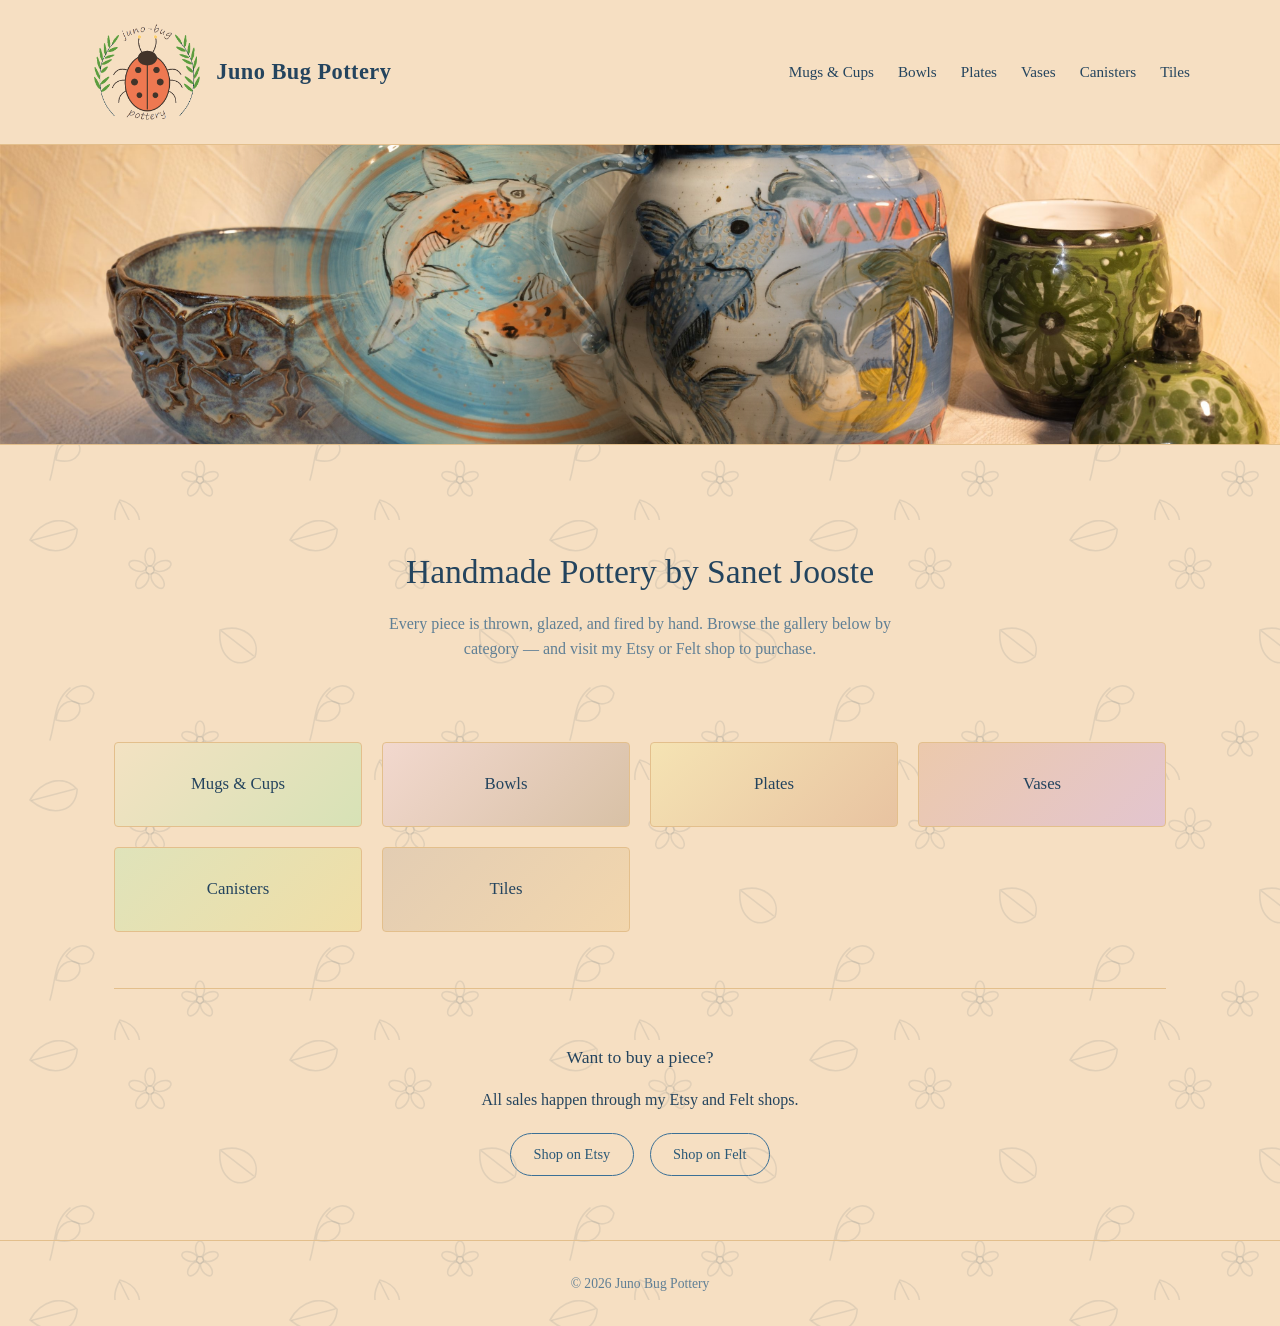
<file: index.html>
<!DOCTYPE html>
<html lang="en">
<head>
<meta charset="UTF-8">
<meta name="viewport" content="width=device-width, initial-scale=1.0">
<title>Juno Bug Pottery</title>
<link rel="stylesheet" href="css/style.css">
</head>
<body>

<header class="site-header">
  <div class="wrap">
    <a class="site-title" href="index.html">
      <img class="site-logo" src="images/logo.png" alt="Juno Bug Pottery logo">
      Juno Bug Pottery
    </a>
    <nav class="site-nav">
      <ul>
        <li><a href="mugs-cups.html">Mugs &amp; Cups</a></li>
        <li><a href="bowls.html">Bowls</a></li>
        <li><a href="plates.html">Plates</a></li>
        <li><a href="vases.html">Vases</a></li>
        <li><a href="canisters.html">Canisters</a></li>
        <li><a href="tiles.html">Tiles</a></li>
      </ul>
    </nav>
  </div>
</header>

<div class="top-banner">
  <img class="banner-photo" src="images/bowls/blue-butterfly-bowl-1.jpeg" alt="Blue butterfly bowl">
  <img class="banner-photo" src="images/plates/teal-koi-plate.jpeg" alt="Teal koi plate">
  <img class="banner-photo" src="images/vases/blue-and-white-koi-vase-1.jpeg" alt="Blue and white koi vase">
  <img class="banner-photo" src="images/canisters/blue-palm-tree-dog-canister.jpeg" alt="Blue palm tree canister with dog finial">
</div>

<main>
  <section class="hero">
    <h1>Handmade Pottery by Sanet Jooste</h1>
    <p>Every piece is thrown, glazed, and fired by hand. Browse the gallery below by category —
       and visit my Etsy or Felt shop to purchase.</p>
  </section>

  <section class="category-grid">
    <a class="category-card cat-mugs" href="mugs-cups.html"><h2>Mugs &amp; Cups</h2></a>
    <a class="category-card cat-bowls" href="bowls.html"><h2>Bowls</h2></a>
    <a class="category-card cat-plates" href="plates.html"><h2>Plates</h2></a>
    <a class="category-card cat-vases" href="vases.html"><h2>Vases</h2></a>
    <a class="category-card cat-canisters" href="canisters.html"><h2>Canisters</h2></a>
    <a class="category-card cat-tiles" href="tiles.html"><h2>Tiles</h2></a>
  </section>

  <section class="shop-links">
    <h2>Want to buy a piece?</h2>
    <p>All sales happen through my Etsy and Felt shops.</p>
    <div class="button-row">
      <!-- Replace the # below with your real Etsy shop URL -->
      <a class="btn" href="#" onclick="alert('This account is not yet active'); return false;">Shop on Etsy</a>
      <a class="btn" href="https://felt.co.nz/shop/junobugpottery" target="_blank" rel="noopener">Shop on Felt</a>
    </div>
  </section>
</main>

<footer class="site-footer">
  &copy; 2026 Juno Bug Pottery
</footer>

</body>
</html>
</file>
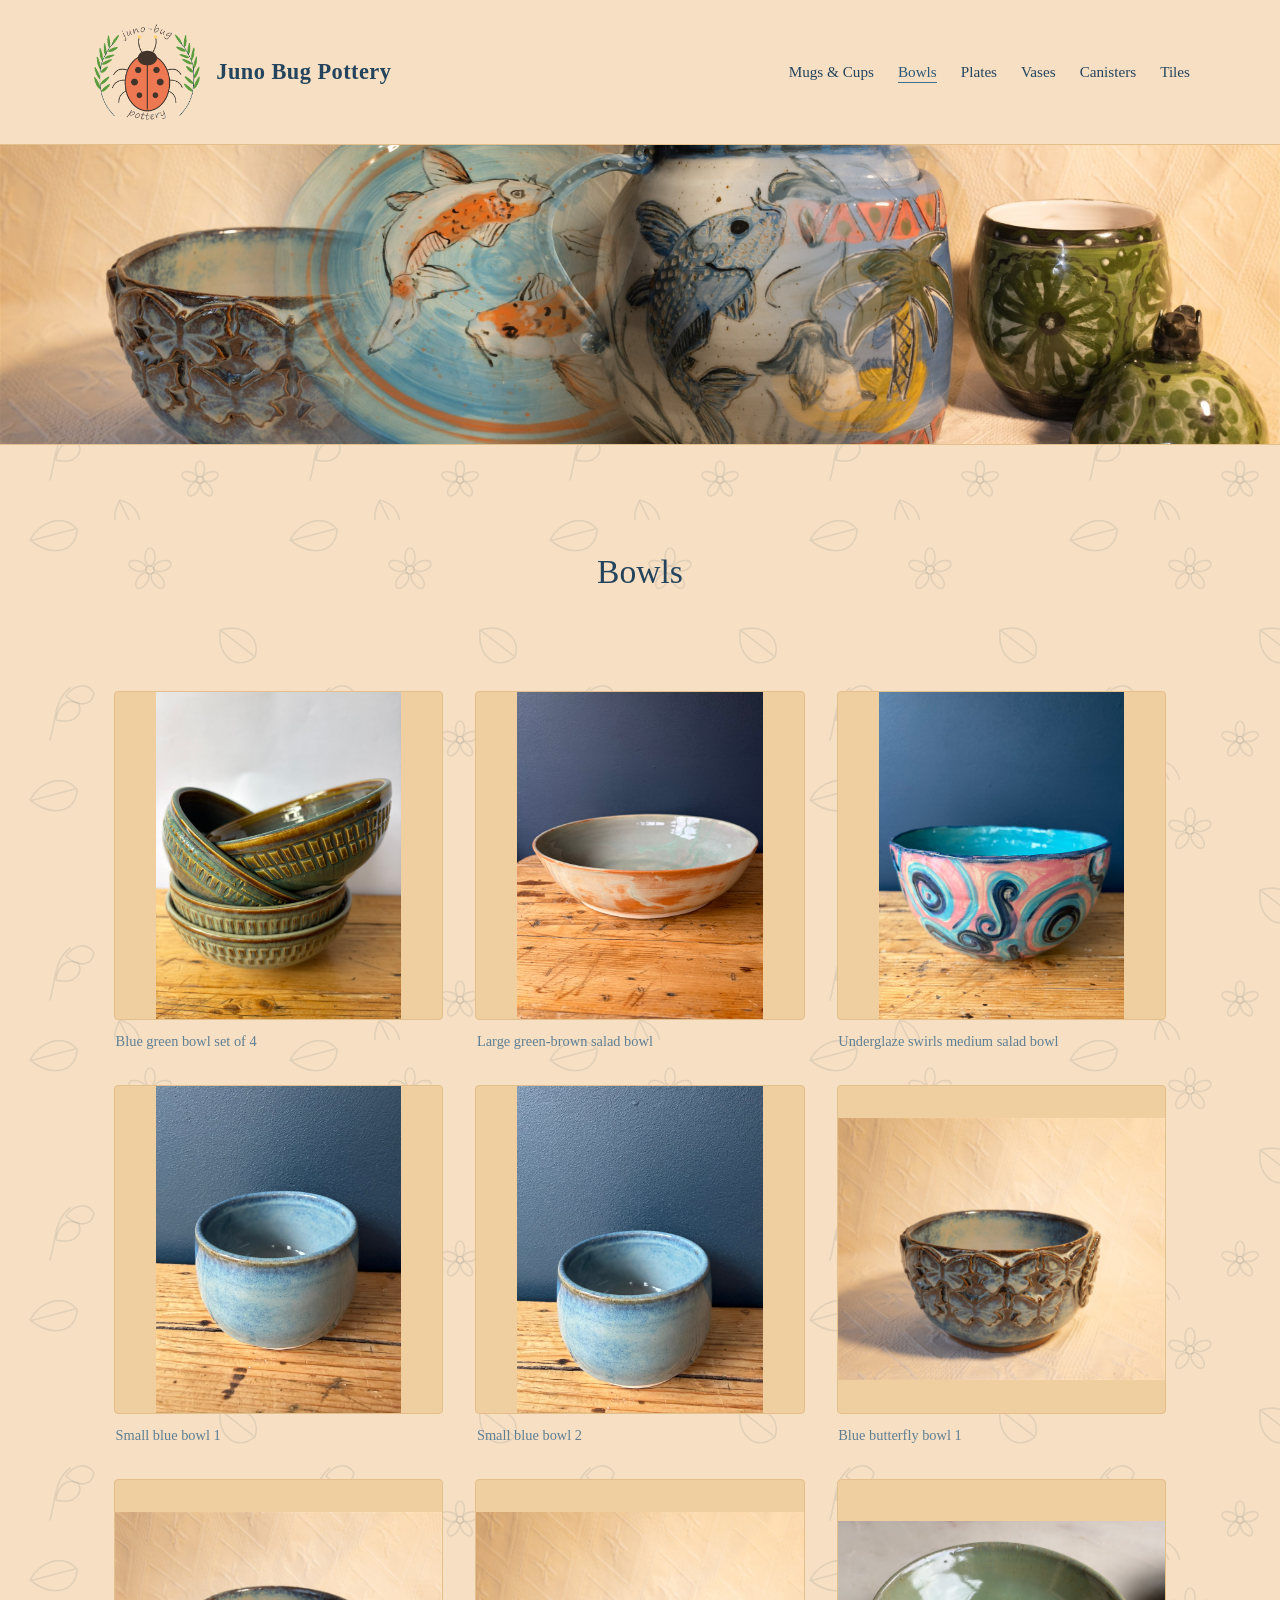
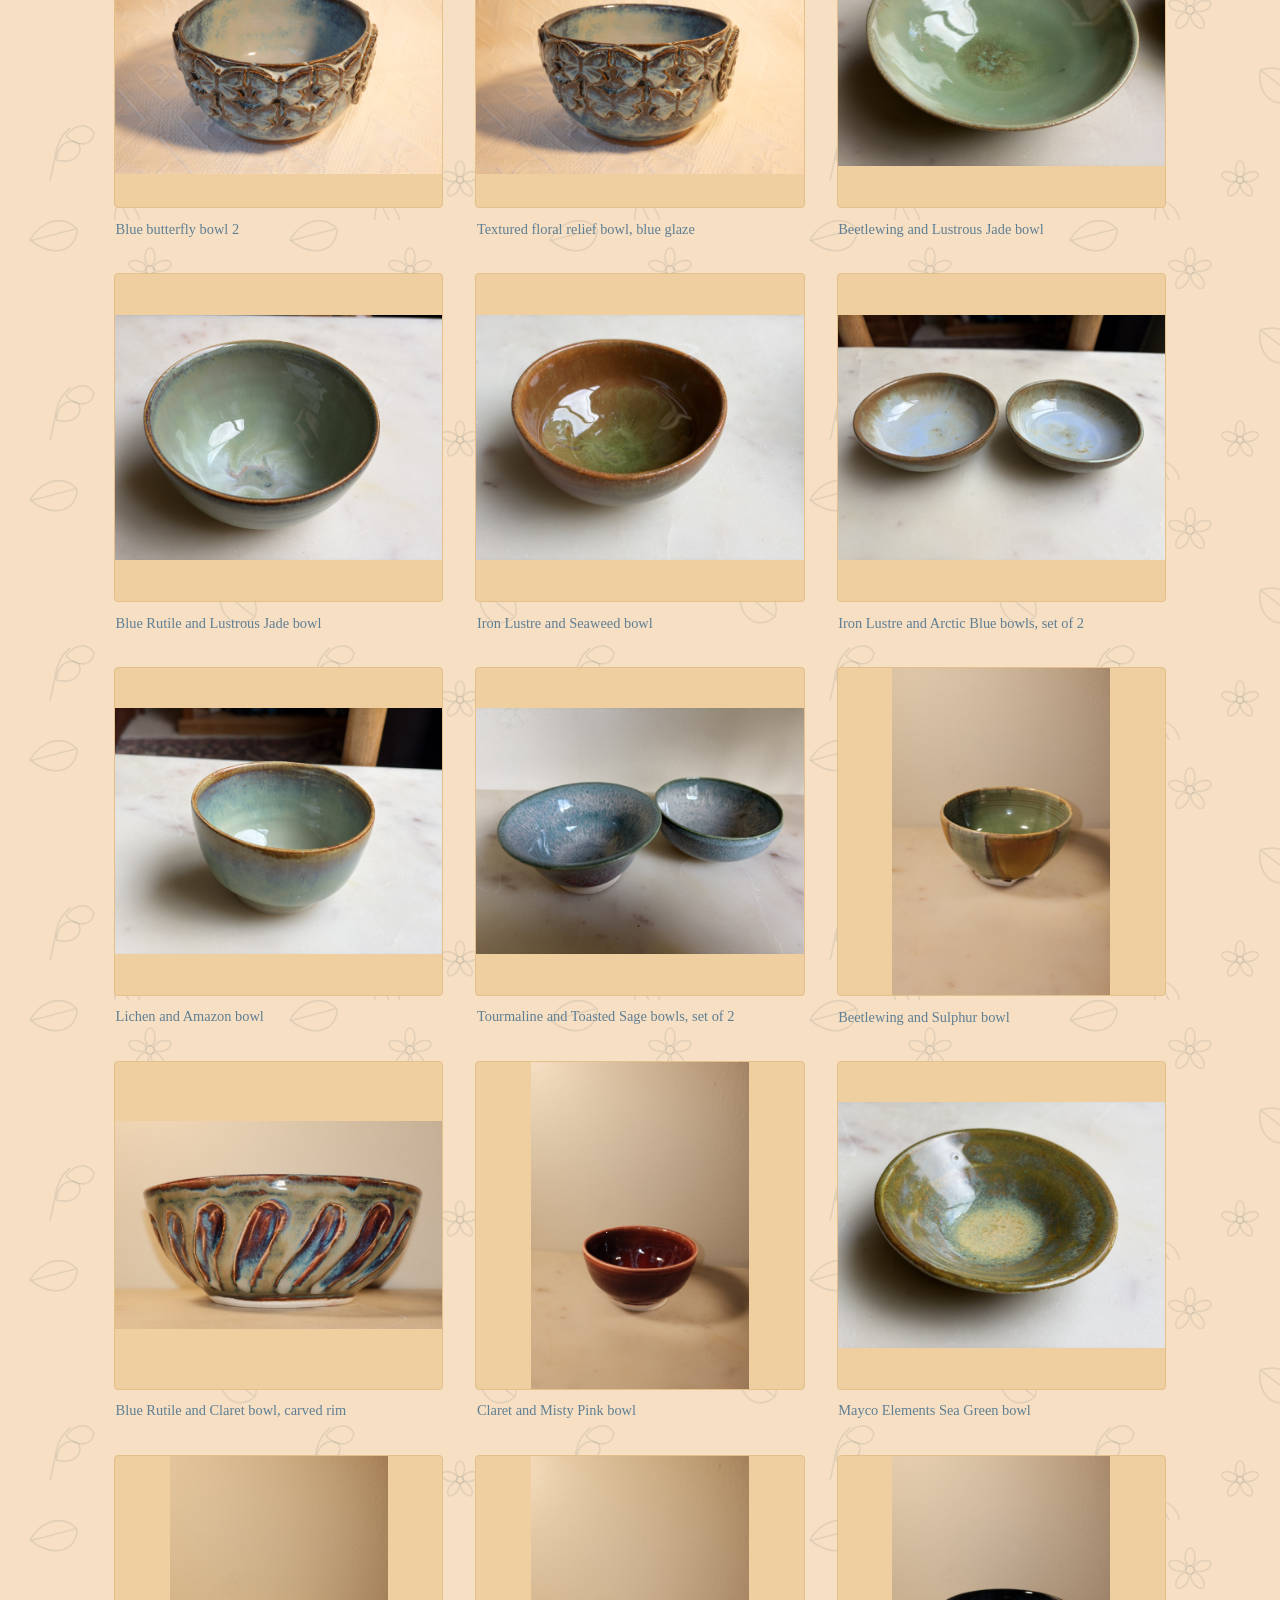
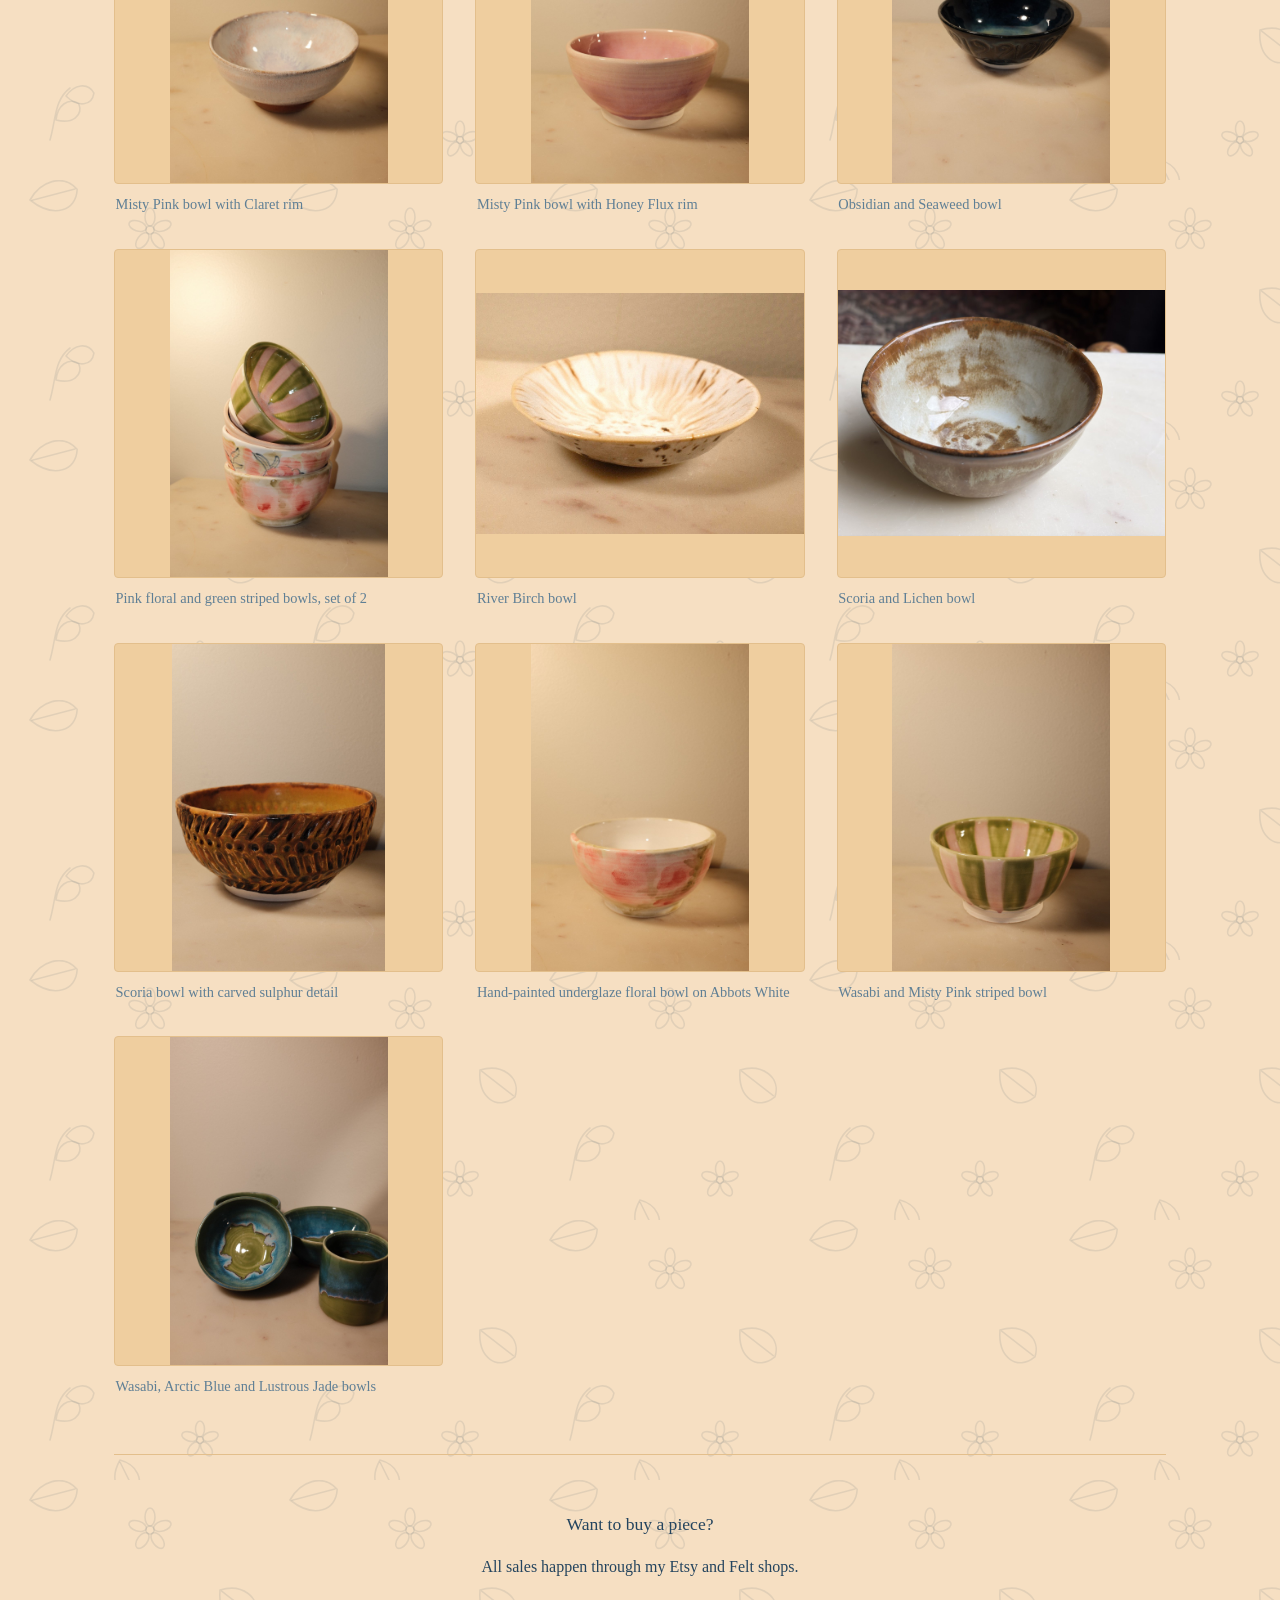
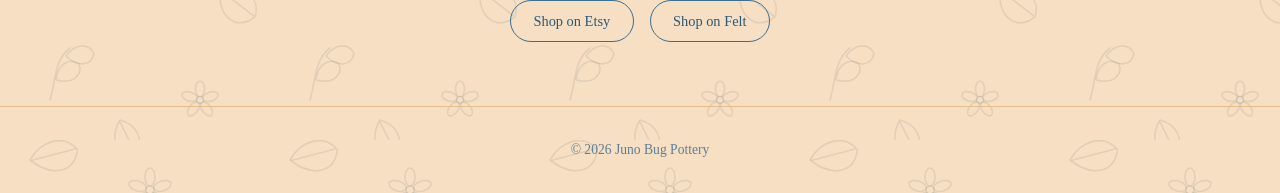
<file: bowls.html>
<!DOCTYPE html>
<html lang="en">
<head>
<meta charset="UTF-8">
<meta name="viewport" content="width=device-width, initial-scale=1.0">
<title>Bowls — Juno Bug Pottery</title>
<link rel="stylesheet" href="css/style.css">
</head>
<body>

<header class="site-header">
  <div class="wrap">
    <a class="site-title" href="index.html">
      <img class="site-logo" src="images/logo.png" alt="Juno Bug Pottery logo">
      Juno Bug Pottery
    </a>
    <nav class="site-nav">
      <ul>
        <li><a href="mugs-cups.html">Mugs &amp; Cups</a></li>
        <li><a class="active" href="bowls.html">Bowls</a></li>
        <li><a href="plates.html">Plates</a></li>
        <li><a href="vases.html">Vases</a></li>
        <li><a href="canisters.html">Canisters</a></li>
        <li><a href="tiles.html">Tiles</a></li>
      </ul>
    </nav>
  </div>
</header>

<div class="top-banner">
  <img class="banner-photo" src="images/bowls/blue-butterfly-bowl-1.jpeg" alt="Blue butterfly bowl">
  <img class="banner-photo" src="images/plates/teal-koi-plate.jpeg" alt="Teal koi plate">
  <img class="banner-photo" src="images/vases/blue-and-white-koi-vase-1.jpeg" alt="Blue and white koi vase">
  <img class="banner-photo" src="images/canisters/blue-palm-tree-dog-canister.jpeg" alt="Blue palm tree canister with dog finial">
</div>

<main>
  <section class="hero">
    <h1>Bowls</h1>
  </section>

  <!--
    HOW TO ADD A NEW PHOTO:
    1. Put the photo file in the images/bowls/ folder.
    2. Copy one whole <figure>...</figure> block below and paste it just before </div>.
    3. Change the src="..." to your new file name.
    4. Change the text inside <figcaption> to describe the piece.
    See WEBSITE-GUIDE.md for the full step-by-step with git commands.
  -->
  <div class="photo-grid">
    <figure>
      <img src="images/bowls/blue-green-bowl-set-of-4.jpeg" alt="Blue green bowl set of 4">
      <figcaption>Blue green bowl set of 4</figcaption>
    </figure>
    <figure>
      <img src="images/bowls/large-green-brown-salad-bowl.jpeg" alt="Large green-brown salad bowl">
      <figcaption>Large green-brown salad bowl</figcaption>
    </figure>
    <figure>
      <img src="images/bowls/underglaze-swirls-medium-salad-bowl.jpeg" alt="Underglaze swirls medium salad bowl">
      <figcaption>Underglaze swirls medium salad bowl</figcaption>
    </figure>
    <figure>
      <img src="images/bowls/small-blue-bowl-1.jpeg" alt="Small blue bowl 1">
      <figcaption>Small blue bowl 1</figcaption>
    </figure>
    <figure>
      <img src="images/bowls/small-blue-bowl-2.jpeg" alt="Small blue bowl 2">
      <figcaption>Small blue bowl 2</figcaption>
    </figure>
    <figure>
      <img src="images/bowls/blue-butterfly-bowl-1.jpeg" alt="Blue butterfly bowl 1">
      <figcaption>Blue butterfly bowl 1</figcaption>
    </figure>
    <figure>
      <img src="images/bowls/blue-butterfly-bowl-2.jpeg" alt="Blue butterfly bowl 2">
      <figcaption>Blue butterfly bowl 2</figcaption>
    </figure>
    <figure>
      <img src="images/bowls/textured-floral-relief-bowl.jpeg" alt="Textured floral relief bowl, blue glaze">
      <figcaption>Textured floral relief bowl, blue glaze</figcaption>
    </figure>
    <figure>
      <img src="images/bowls/beetlewing-and-lustrous-jade-bowl.jpeg" alt="Beetlewing and Lustrous Jade bowl">
      <figcaption>Beetlewing and Lustrous Jade bowl</figcaption>
    </figure>
    <figure>
      <img src="images/bowls/blue-rutile-and-lustrous-jade-bowl.jpeg" alt="Blue Rutile and Lustrous Jade bowl">
      <figcaption>Blue Rutile and Lustrous Jade bowl</figcaption>
    </figure>
    <figure>
      <img src="images/bowls/iron-lustre-and-seaweed-bowl.jpeg" alt="Iron Lustre and Seaweed bowl">
      <figcaption>Iron Lustre and Seaweed bowl</figcaption>
    </figure>
    <figure>
      <img src="images/bowls/iron-lustre-and-arctic-blue-bowls.jpeg" alt="Iron Lustre and Arctic Blue bowls, set of 2">
      <figcaption>Iron Lustre and Arctic Blue bowls, set of 2</figcaption>
    </figure>
    <figure>
      <img src="images/bowls/lichen-and-amazon-bowl.jpeg" alt="Lichen and Amazon bowl">
      <figcaption>Lichen and Amazon bowl</figcaption>
    </figure>
    <figure>
      <img src="images/bowls/tourmaline-and-toasted-sage-bowls.jpeg" alt="Tourmaline and Toasted Sage bowls, set of 2">
      <figcaption>Tourmaline and Toasted Sage bowls, set of 2</figcaption>
    </figure>
    <figure>
      <img src="images/bowls/beetlewing-and-sulphur-bowl.jpeg" alt="Beetlewing and Sulphur bowl">
      <figcaption>Beetlewing and Sulphur bowl</figcaption>
    </figure>
    <figure>
      <img src="images/bowls/blue-rutile-and-claret-carved-bowl.jpeg" alt="Blue Rutile and Claret bowl, carved rim">
      <figcaption>Blue Rutile and Claret bowl, carved rim</figcaption>
    </figure>
    <figure>
      <img src="images/bowls/claret-and-misty-pink-bowl.jpeg" alt="Claret and Misty Pink bowl">
      <figcaption>Claret and Misty Pink bowl</figcaption>
    </figure>
    <figure>
      <img src="images/bowls/mayco-elements-sea-green-bowl.jpeg" alt="Mayco Elements Sea Green bowl">
      <figcaption>Mayco Elements Sea Green bowl</figcaption>
    </figure>
    <figure>
      <img src="images/bowls/misty-pink-and-claret-rim-bowl.jpeg" alt="Misty Pink bowl with Claret rim">
      <figcaption>Misty Pink bowl with Claret rim</figcaption>
    </figure>
    <figure>
      <img src="images/bowls/misty-pink-and-honey-flux-bowl.jpeg" alt="Misty Pink bowl with Honey Flux rim">
      <figcaption>Misty Pink bowl with Honey Flux rim</figcaption>
    </figure>
    <figure>
      <img src="images/bowls/obsidian-and-seaweed-bowl.jpeg" alt="Obsidian and Seaweed bowl">
      <figcaption>Obsidian and Seaweed bowl</figcaption>
    </figure>
    <figure>
      <img src="images/bowls/pink-and-green-floral-bowls.jpeg" alt="Pink floral and green striped bowls, set of 2">
      <figcaption>Pink floral and green striped bowls, set of 2</figcaption>
    </figure>
    <figure>
      <img src="images/bowls/river-birch-bowl.jpeg" alt="River Birch bowl">
      <figcaption>River Birch bowl</figcaption>
    </figure>
    <figure>
      <img src="images/bowls/scoria-and-lichen-bowl.jpeg" alt="Scoria and Lichen bowl">
      <figcaption>Scoria and Lichen bowl</figcaption>
    </figure>
    <figure>
      <img src="images/bowls/scoria-carved-sulphur-bowl.jpeg" alt="Scoria bowl with carved sulphur detail">
      <figcaption>Scoria bowl with carved sulphur detail</figcaption>
    </figure>
    <figure>
      <img src="images/bowls/underglaze-on-abbots-white-bowl.jpeg" alt="Hand-painted underglaze floral bowl on Abbots White">
      <figcaption>Hand-painted underglaze floral bowl on Abbots White</figcaption>
    </figure>
    <figure>
      <img src="images/bowls/wasabi-and-misty-pink-striped-bowl.jpeg" alt="Wasabi and Misty Pink striped bowl">
      <figcaption>Wasabi and Misty Pink striped bowl</figcaption>
    </figure>
    <figure>
      <img src="images/bowls/wasabi-arctic-blue-lustrous-jade-bowls.jpeg" alt="Wasabi, Arctic Blue and Lustrous Jade bowls">
      <figcaption>Wasabi, Arctic Blue and Lustrous Jade bowls</figcaption>
    </figure>
  </div>

  <section class="shop-links">
    <h2>Want to buy a piece?</h2>
    <p>All sales happen through my Etsy and Felt shops.</p>
    <div class="button-row">
      <a class="btn" href="#" onclick="alert('This account is not yet active'); return false;">Shop on Etsy</a>
      <a class="btn" href="https://felt.co.nz/shop/junobugpottery" target="_blank" rel="noopener">Shop on Felt</a>
    </div>
  </section>
</main>

<footer class="site-footer">
  &copy; 2026 Juno Bug Pottery
</footer>

</body>
</html>
</file>
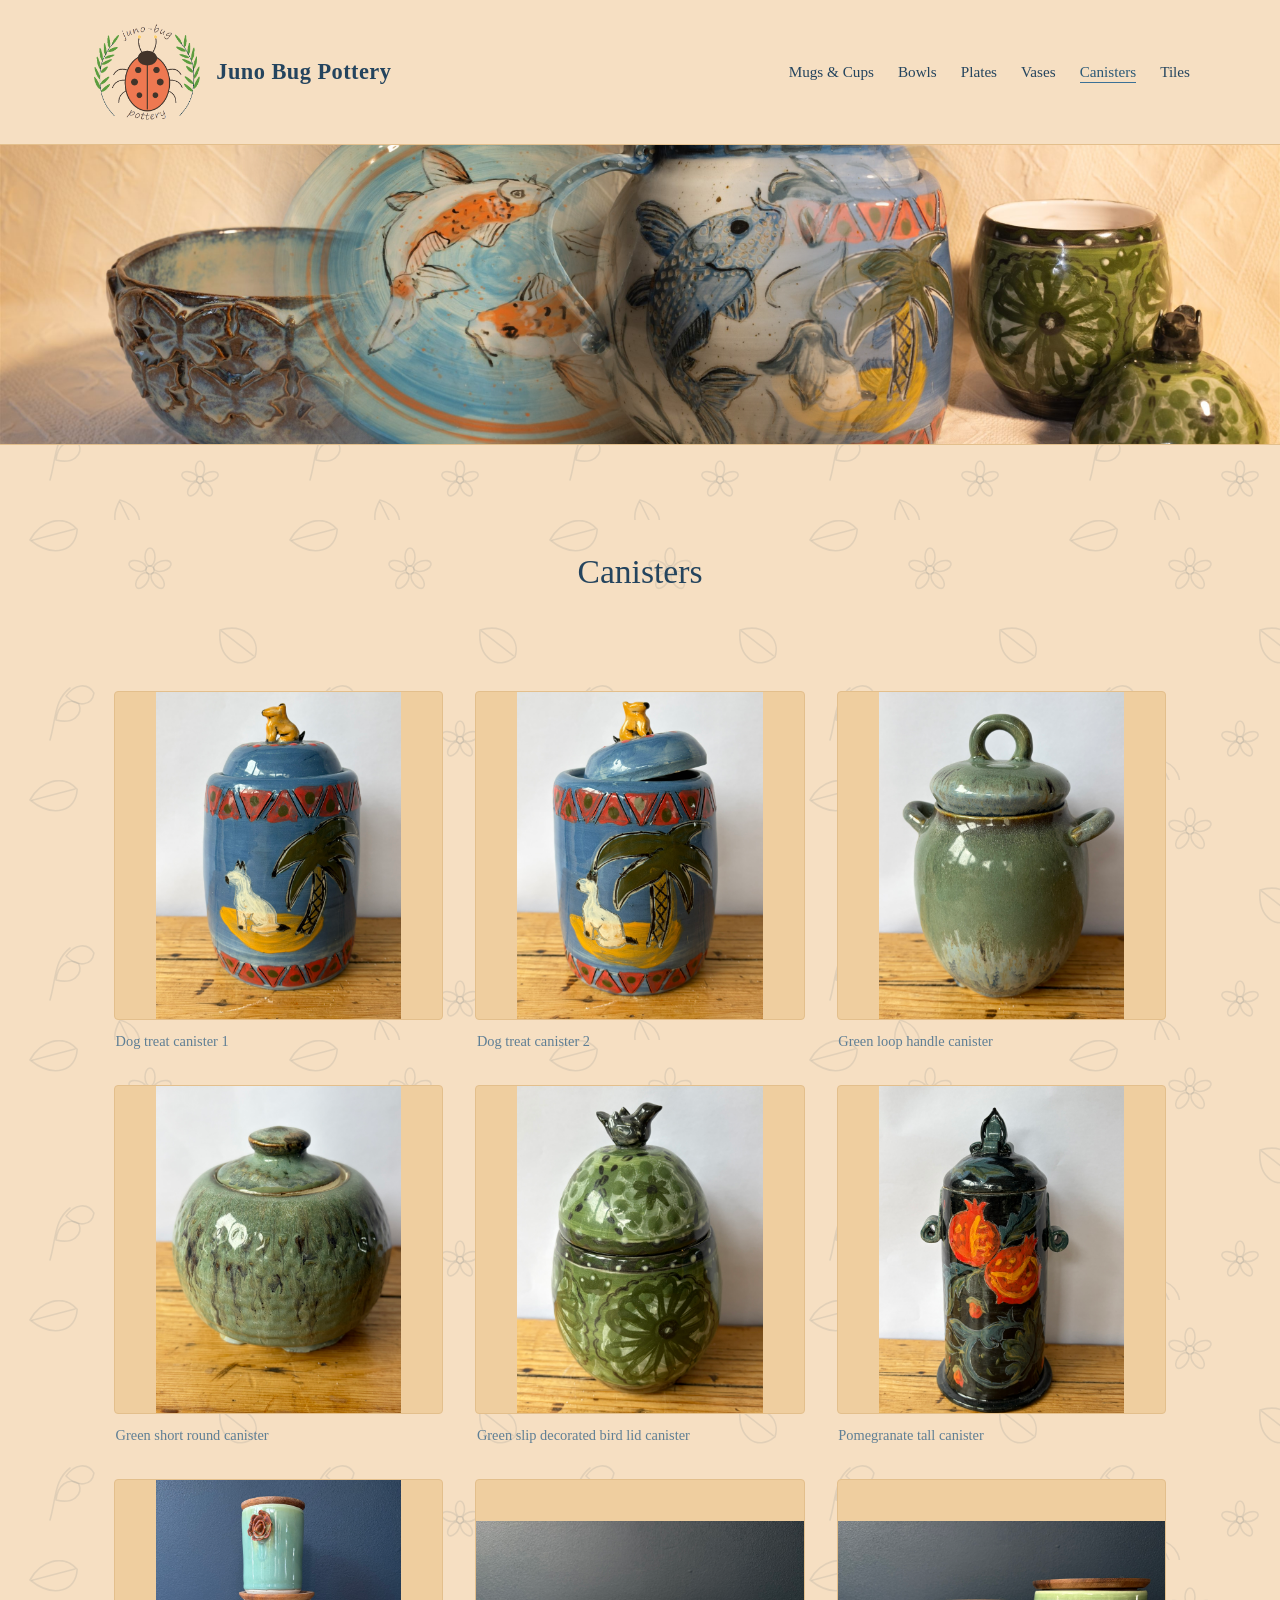
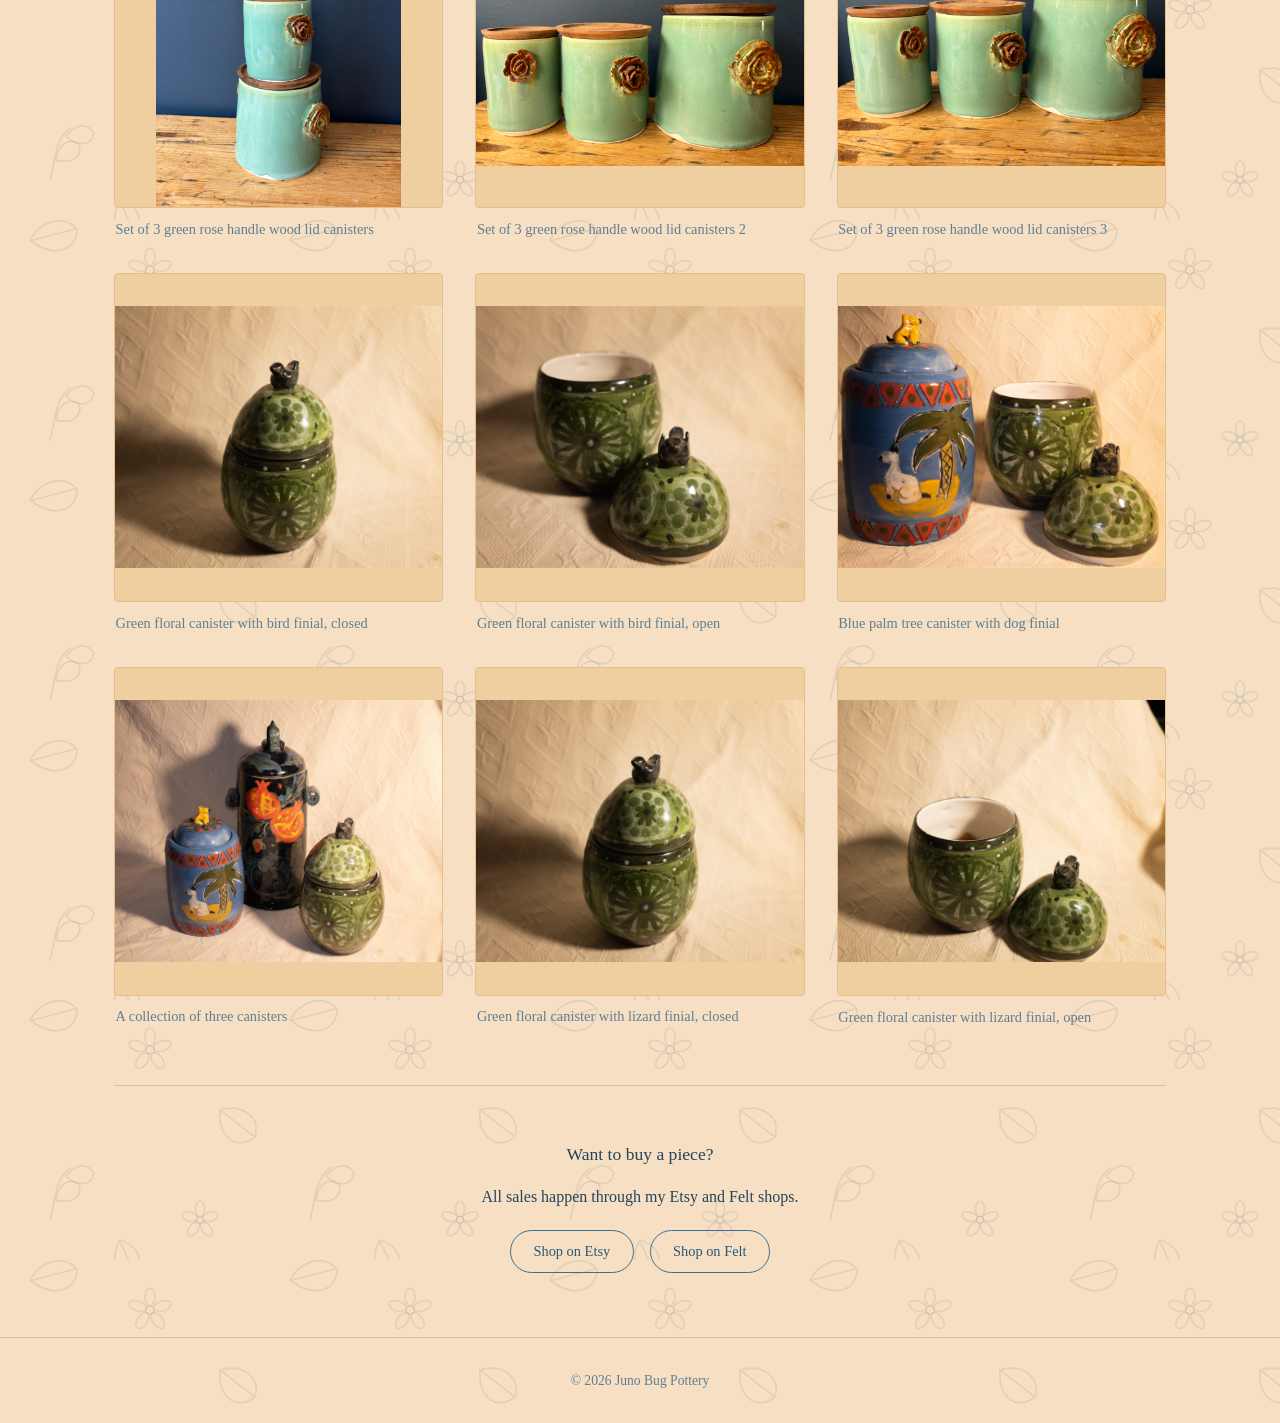
<file: canisters.html>
<!DOCTYPE html>
<html lang="en">
<head>
<meta charset="UTF-8">
<meta name="viewport" content="width=device-width, initial-scale=1.0">
<title>Canisters — Juno Bug Pottery</title>
<link rel="stylesheet" href="css/style.css">
</head>
<body>

<header class="site-header">
  <div class="wrap">
    <a class="site-title" href="index.html">
      <img class="site-logo" src="images/logo.png" alt="Juno Bug Pottery logo">
      Juno Bug Pottery
    </a>
    <nav class="site-nav">
      <ul>
        <li><a href="mugs-cups.html">Mugs &amp; Cups</a></li>
        <li><a href="bowls.html">Bowls</a></li>
        <li><a href="plates.html">Plates</a></li>
        <li><a href="vases.html">Vases</a></li>
        <li><a class="active" href="canisters.html">Canisters</a></li>
        <li><a href="tiles.html">Tiles</a></li>
      </ul>
    </nav>
  </div>
</header>

<div class="top-banner">
  <img class="banner-photo" src="images/bowls/blue-butterfly-bowl-1.jpeg" alt="Blue butterfly bowl">
  <img class="banner-photo" src="images/plates/teal-koi-plate.jpeg" alt="Teal koi plate">
  <img class="banner-photo" src="images/vases/blue-and-white-koi-vase-1.jpeg" alt="Blue and white koi vase">
  <img class="banner-photo" src="images/canisters/blue-palm-tree-dog-canister.jpeg" alt="Blue palm tree canister with dog finial">
</div>

<main>
  <section class="hero">
    <h1>Canisters</h1>
  </section>

  <!--
    HOW TO ADD A NEW PHOTO:
    1. Put the photo file in the images/canisters/ folder.
    2. Copy one whole <figure>...</figure> block below and paste it just before </div>.
    3. Change the src="..." to your new file name.
    4. Change the text inside <figcaption> to describe the piece.
    See WEBSITE-GUIDE.md for the full step-by-step with git commands.
  -->
  <div class="photo-grid">
    <figure>
      <img src="images/canisters/dog-treat-canister-1.jpeg" alt="Dog treat canister 1">
      <figcaption>Dog treat canister 1</figcaption>
    </figure>
    <figure>
      <img src="images/canisters/dog-treat-canister-2.jpeg" alt="Dog treat canister 2">
      <figcaption>Dog treat canister 2</figcaption>
    </figure>
    <figure>
      <img src="images/canisters/green-loop-handle-canister.jpeg" alt="Green loop handle canister">
      <figcaption>Green loop handle canister</figcaption>
    </figure>
    <figure>
      <img src="images/canisters/green-short-round-canister.jpeg" alt="Green short round canister">
      <figcaption>Green short round canister</figcaption>
    </figure>
    <figure>
      <img src="images/canisters/green-slip-decorated-bird-lid-canister.jpeg" alt="Green slip decorated bird lid canister">
      <figcaption>Green slip decorated bird lid canister</figcaption>
    </figure>
    <figure>
      <img src="images/canisters/pomegranate-tall-canister.jpeg" alt="Pomegranate tall canister">
      <figcaption>Pomegranate tall canister</figcaption>
    </figure>
    <figure>
      <img src="images/canisters/set-of-3-green-rose-handle-wood-lid-canisters.jpeg" alt="Set of 3 green rose handle wood lid canisters">
      <figcaption>Set of 3 green rose handle wood lid canisters</figcaption>
    </figure>
    <figure>
      <img src="images/canisters/set-of-3-green-rose-handle-wood-lid-canisters-2.jpeg" alt="Set of 3 green rose handle wood lid canisters 2">
      <figcaption>Set of 3 green rose handle wood lid canisters 2</figcaption>
    </figure>
    <figure>
      <img src="images/canisters/set-of-3-green-rose-handle-wood-lid-canisters-3.jpeg" alt="Set of 3 green rose handle wood lid canisters 3">
      <figcaption>Set of 3 green rose handle wood lid canisters 3</figcaption>
    </figure>
    <figure>
      <img src="images/canisters/green-floral-bird-finial-canister-closed.jpeg" alt="Green floral canister with bird finial, closed">
      <figcaption>Green floral canister with bird finial, closed</figcaption>
    </figure>
    <figure>
      <img src="images/canisters/green-floral-bird-finial-canister-open.jpeg" alt="Green floral canister with bird finial, open">
      <figcaption>Green floral canister with bird finial, open</figcaption>
    </figure>
    <figure>
      <img src="images/canisters/blue-palm-tree-dog-canister.jpeg" alt="Blue palm tree canister with dog finial">
      <figcaption>Blue palm tree canister with dog finial</figcaption>
    </figure>
    <figure>
      <img src="images/canisters/canister-collection.jpeg" alt="A collection of three canisters">
      <figcaption>A collection of three canisters</figcaption>
    </figure>
    <figure>
      <img src="images/canisters/green-floral-lizard-finial-canister-closed.jpeg" alt="Green floral canister with lizard finial, closed">
      <figcaption>Green floral canister with lizard finial, closed</figcaption>
    </figure>
    <figure>
      <img src="images/canisters/green-floral-lizard-finial-canister-open.jpeg" alt="Green floral canister with lizard finial, open">
      <figcaption>Green floral canister with lizard finial, open</figcaption>
    </figure>
  </div>

  <section class="shop-links">
    <h2>Want to buy a piece?</h2>
    <p>All sales happen through my Etsy and Felt shops.</p>
    <div class="button-row">
      <a class="btn" href="#" onclick="alert('This account is not yet active'); return false;">Shop on Etsy</a>
      <a class="btn" href="https://felt.co.nz/shop/junobugpottery" target="_blank" rel="noopener">Shop on Felt</a>
    </div>
  </section>
</main>

<footer class="site-footer">
  &copy; 2026 Juno Bug Pottery
</footer>

</body>
</html>
</file>
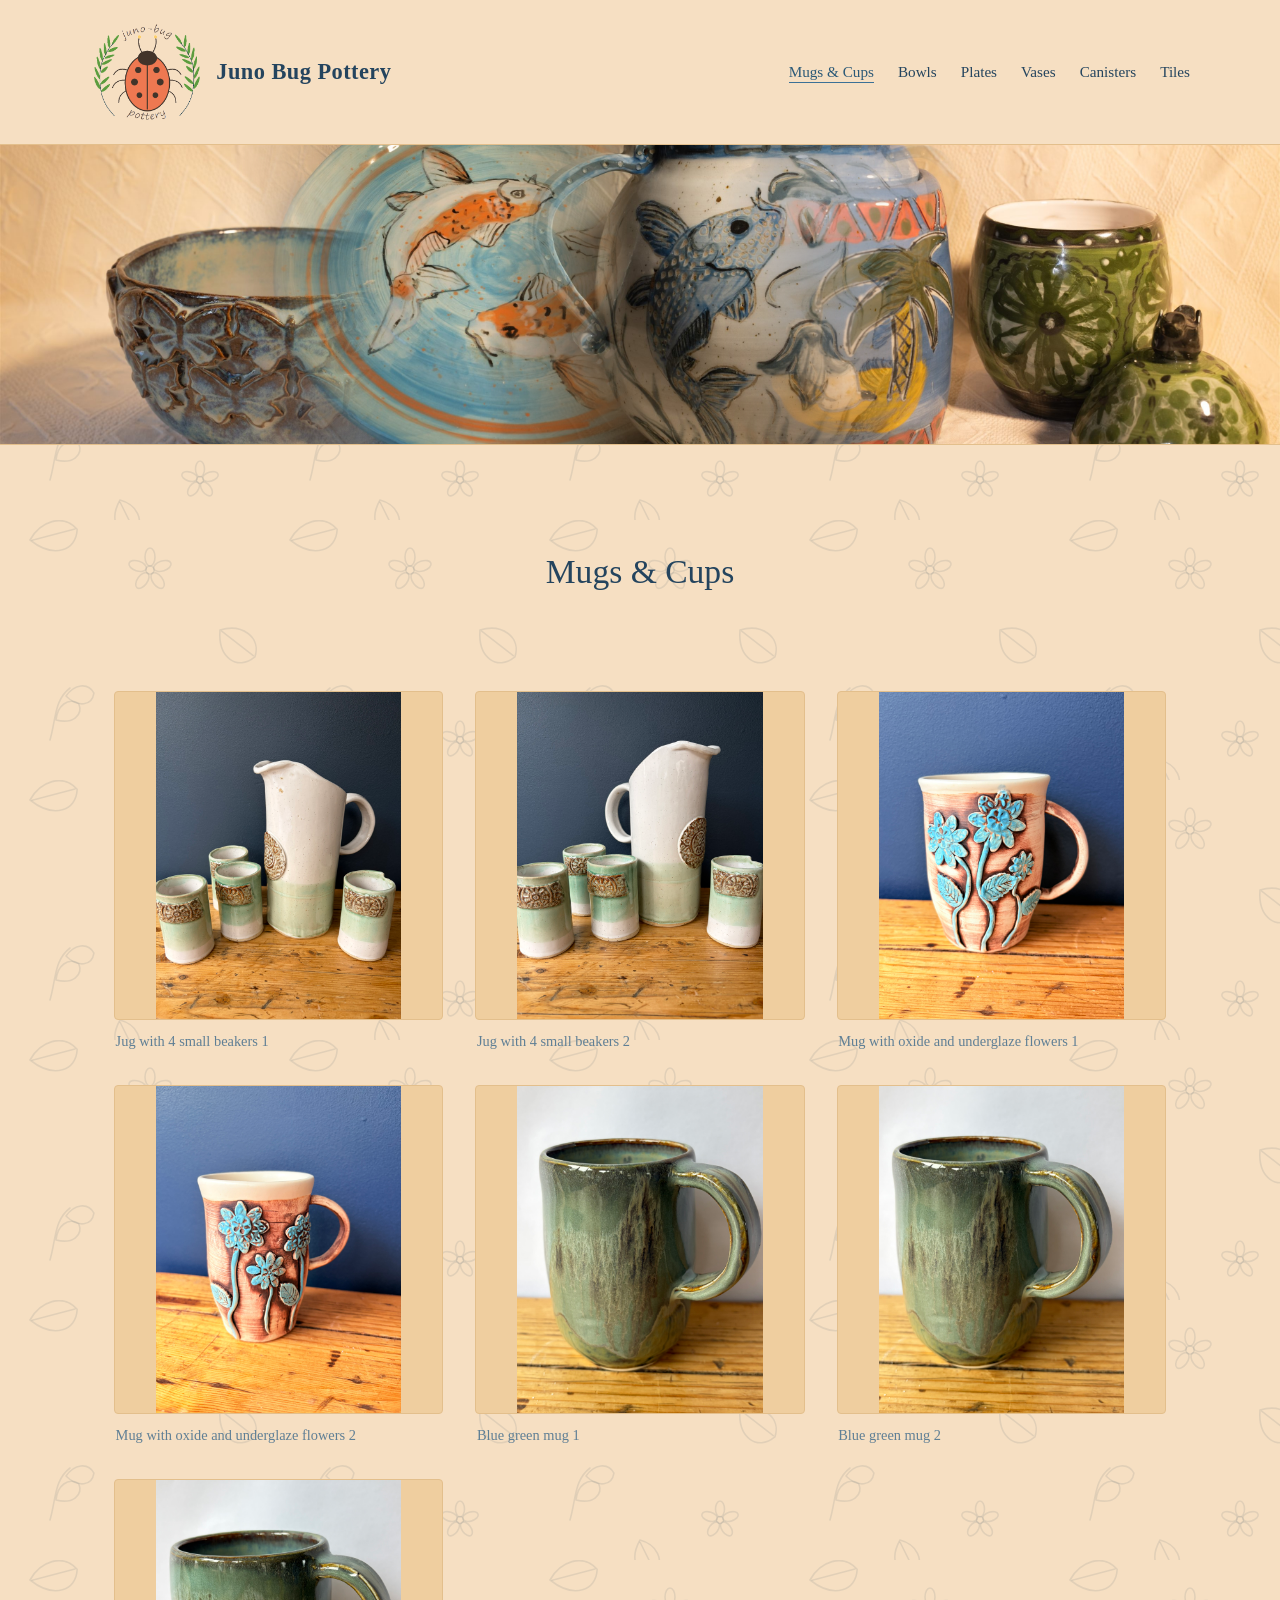
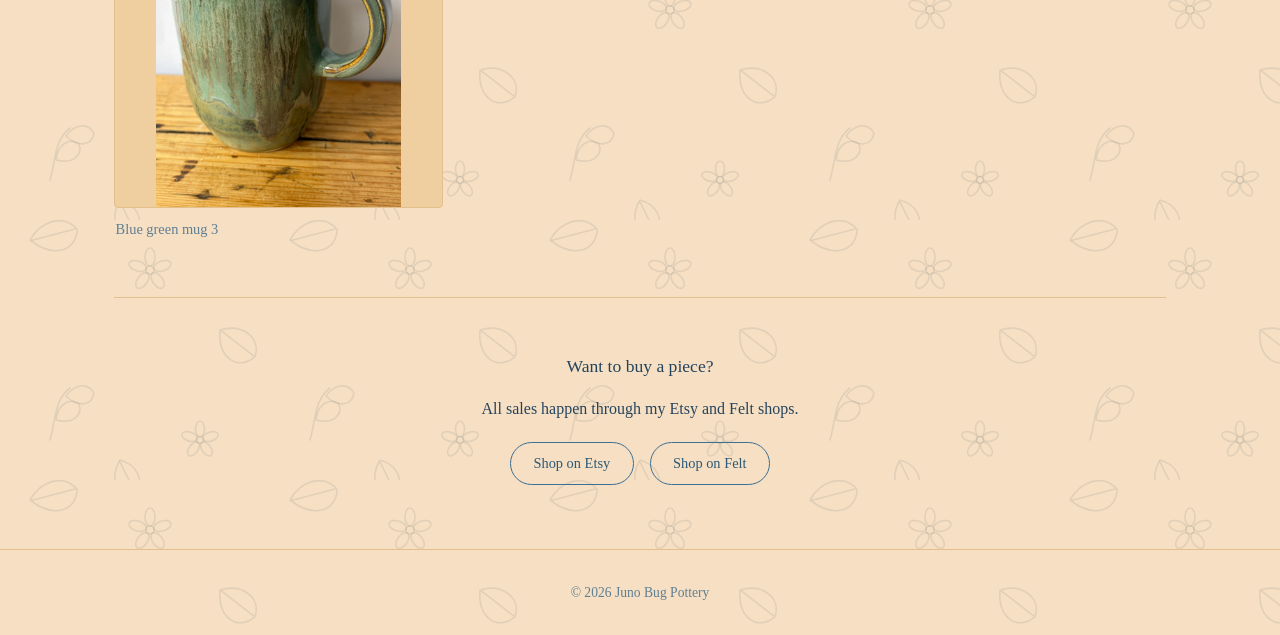
<file: mugs-cups.html>
<!DOCTYPE html>
<html lang="en">
<head>
<meta charset="UTF-8">
<meta name="viewport" content="width=device-width, initial-scale=1.0">
<title>Mugs & Cups — Juno Bug Pottery</title>
<link rel="stylesheet" href="css/style.css">
</head>
<body>

<header class="site-header">
  <div class="wrap">
    <a class="site-title" href="index.html">
      <img class="site-logo" src="images/logo.png" alt="Juno Bug Pottery logo">
      Juno Bug Pottery
    </a>
    <nav class="site-nav">
      <ul>
        <li><a class="active" href="mugs-cups.html">Mugs &amp; Cups</a></li>
        <li><a href="bowls.html">Bowls</a></li>
        <li><a href="plates.html">Plates</a></li>
        <li><a href="vases.html">Vases</a></li>
        <li><a href="canisters.html">Canisters</a></li>
        <li><a href="tiles.html">Tiles</a></li>
      </ul>
    </nav>
  </div>
</header>

<div class="top-banner">
  <img class="banner-photo" src="images/bowls/blue-butterfly-bowl-1.jpeg" alt="Blue butterfly bowl">
  <img class="banner-photo" src="images/plates/teal-koi-plate.jpeg" alt="Teal koi plate">
  <img class="banner-photo" src="images/vases/blue-and-white-koi-vase-1.jpeg" alt="Blue and white koi vase">
  <img class="banner-photo" src="images/canisters/blue-palm-tree-dog-canister.jpeg" alt="Blue palm tree canister with dog finial">
</div>

<main>
  <section class="hero">
    <h1>Mugs &amp; Cups</h1>
  </section>

  <!--
    HOW TO ADD A NEW PHOTO:
    1. Put the photo file in the images/mugs-cups/ folder.
    2. Copy one whole <figure>...</figure> block below and paste it just before </div>.
    3. Change the src="..." to your new file name.
    4. Change the text inside <figcaption> to describe the piece.
    See WEBSITE-GUIDE.md for the full step-by-step with git commands.
  -->
  <div class="photo-grid">
    <figure>
      <img src="images/mugs-cups/jug-with-4-small-beakers-1.jpeg" alt="Jug with 4 small beakers 1">
      <figcaption>Jug with 4 small beakers 1</figcaption>
    </figure>
    <figure>
      <img src="images/mugs-cups/jug-with-4-small-beakers-2.jpeg" alt="Jug with 4 small beakers 2">
      <figcaption>Jug with 4 small beakers 2</figcaption>
    </figure>
    <figure>
      <img src="images/mugs-cups/mug-with-oxide-and-underglaze-flowers-1.jpeg" alt="Mug with oxide and underglaze flowers 1">
      <figcaption>Mug with oxide and underglaze flowers 1</figcaption>
    </figure>
    <figure>
      <img src="images/mugs-cups/mug-with-oxide-and-underglaze-flowers-2.jpeg" alt="Mug with oxide and underglaze flowers 2">
      <figcaption>Mug with oxide and underglaze flowers 2</figcaption>
    </figure>
    <figure>
      <img src="images/mugs-cups/blue-green-mug-1.jpeg" alt="Blue green mug 1">
      <figcaption>Blue green mug 1</figcaption>
    </figure>
    <figure>
      <img src="images/mugs-cups/blue-green-mug-2.jpeg" alt="Blue green mug 2">
      <figcaption>Blue green mug 2</figcaption>
    </figure>
    <figure>
      <img src="images/mugs-cups/blue-green-mug-3.jpeg" alt="Blue green mug 3">
      <figcaption>Blue green mug 3</figcaption>
    </figure>
  </div>

  <section class="shop-links">
    <h2>Want to buy a piece?</h2>
    <p>All sales happen through my Etsy and Felt shops.</p>
    <div class="button-row">
      <a class="btn" href="#" onclick="alert('This account is not yet active'); return false;">Shop on Etsy</a>
      <a class="btn" href="https://felt.co.nz/shop/junobugpottery" target="_blank" rel="noopener">Shop on Felt</a>
    </div>
  </section>
</main>

<footer class="site-footer">
  &copy; 2026 Juno Bug Pottery
</footer>

</body>
</html>
</file>
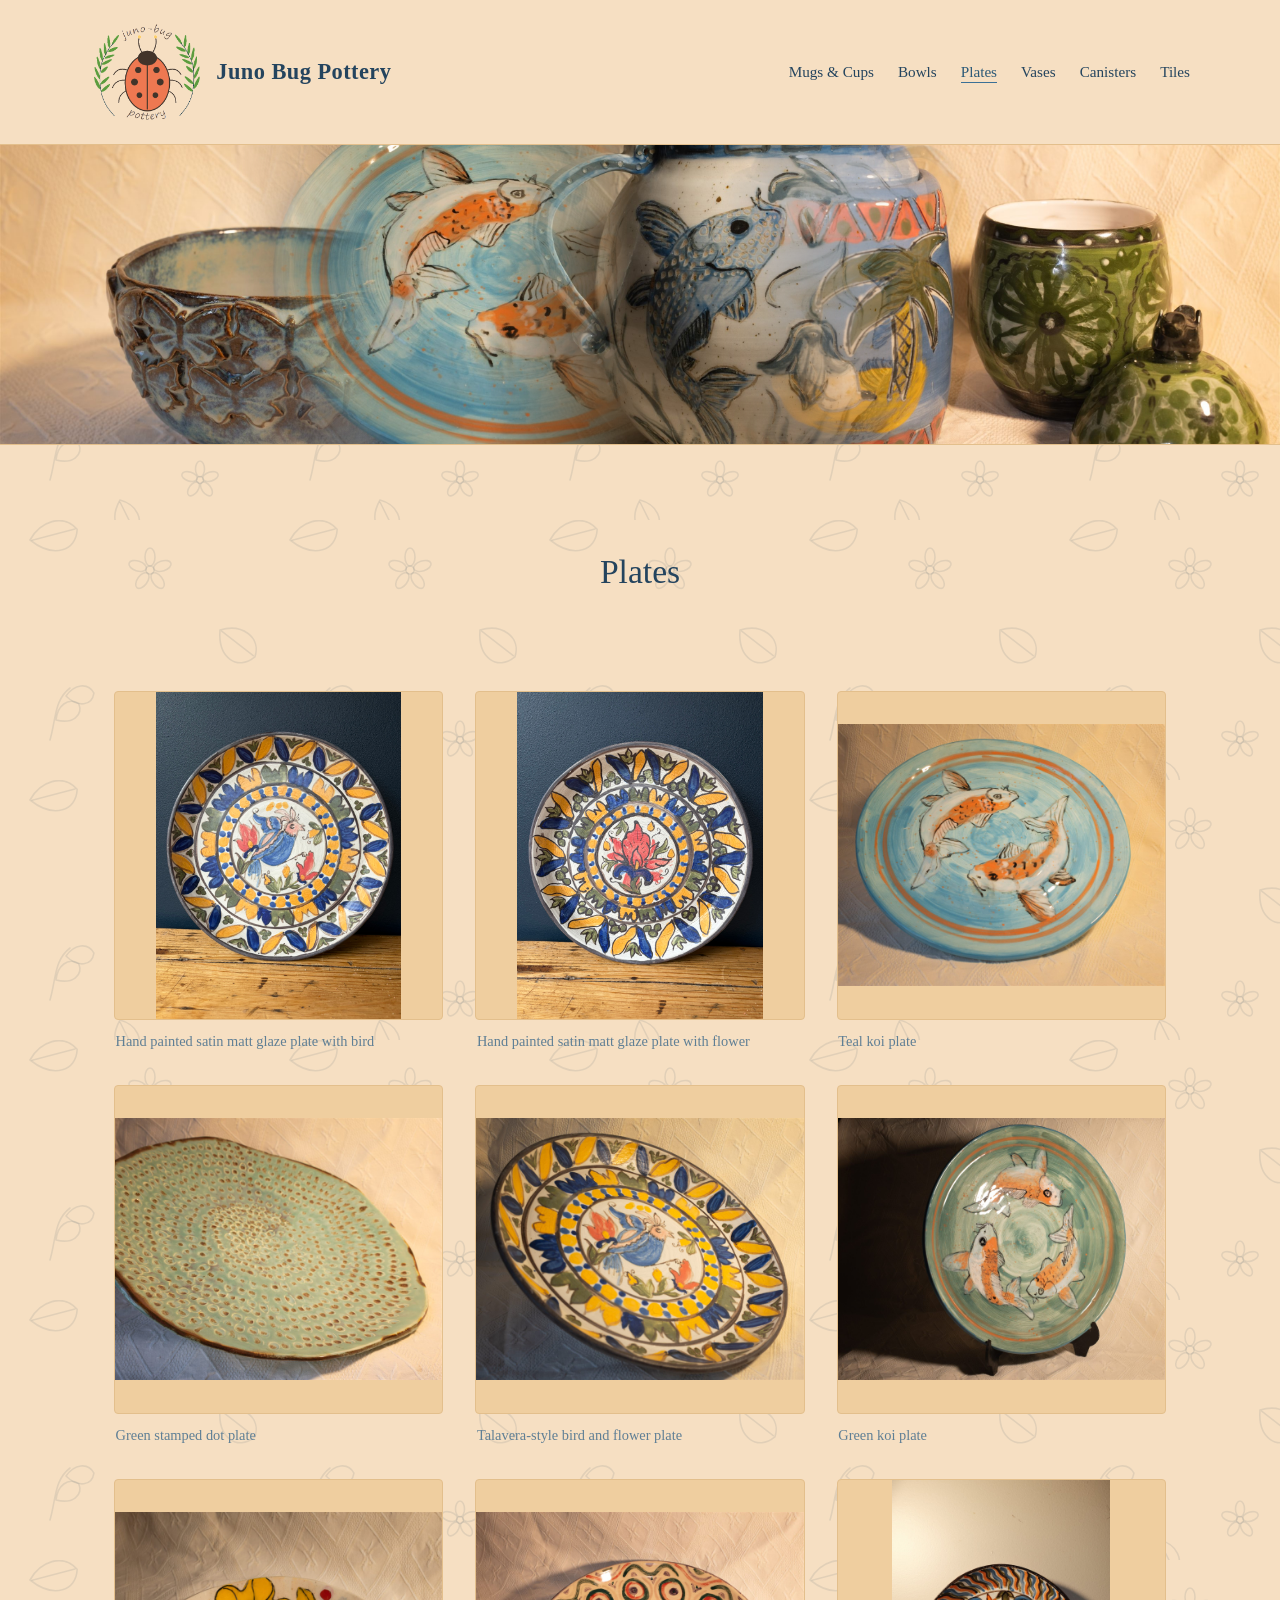
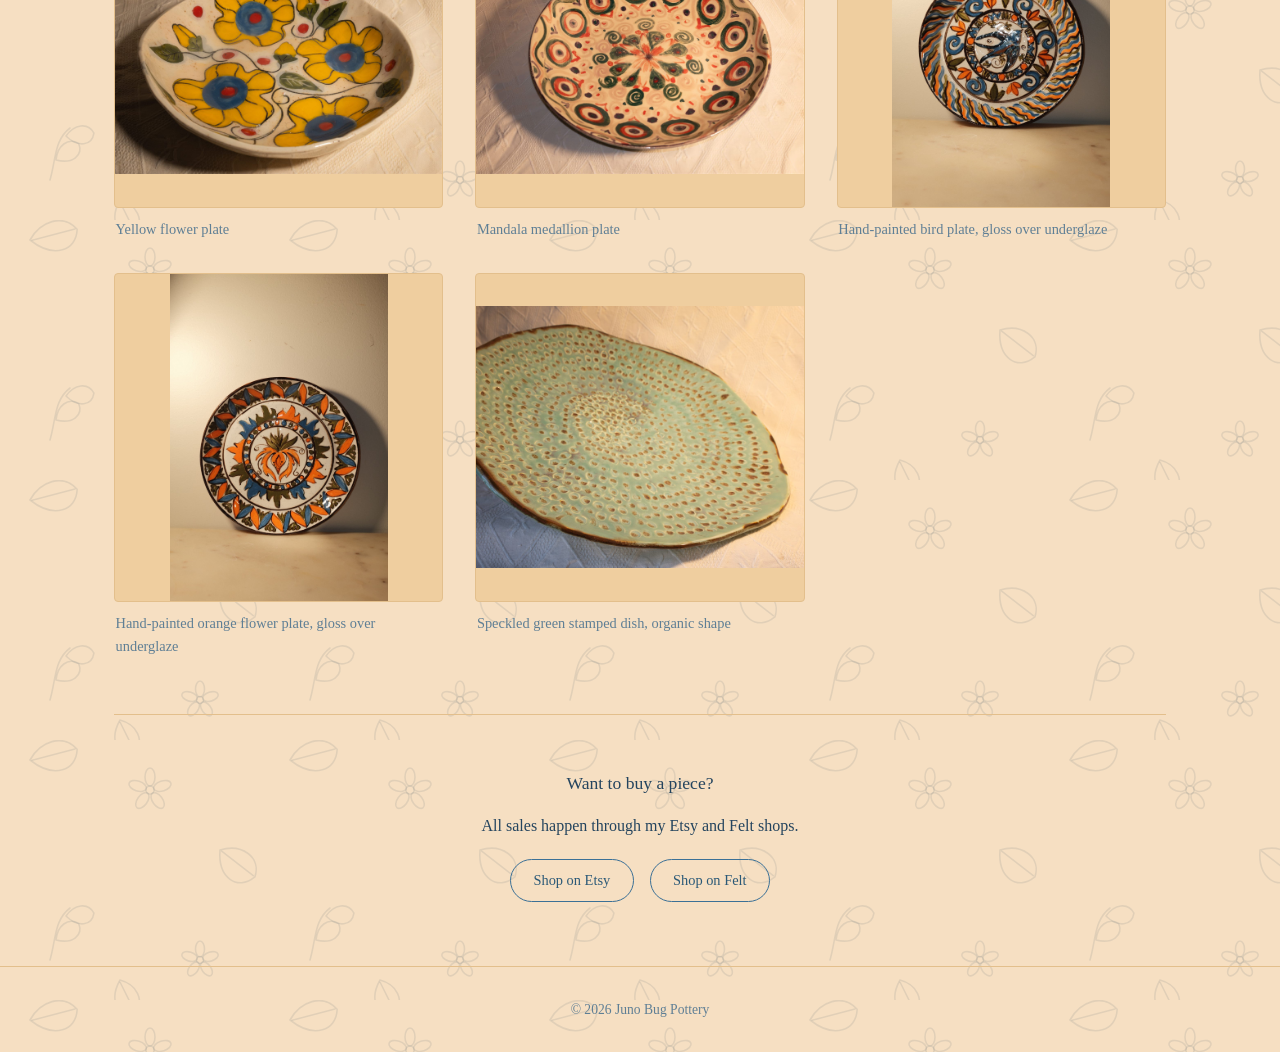
<file: plates.html>
<!DOCTYPE html>
<html lang="en">
<head>
<meta charset="UTF-8">
<meta name="viewport" content="width=device-width, initial-scale=1.0">
<title>Plates — Juno Bug Pottery</title>
<link rel="stylesheet" href="css/style.css">
</head>
<body>

<header class="site-header">
  <div class="wrap">
    <a class="site-title" href="index.html">
      <img class="site-logo" src="images/logo.png" alt="Juno Bug Pottery logo">
      Juno Bug Pottery
    </a>
    <nav class="site-nav">
      <ul>
        <li><a href="mugs-cups.html">Mugs &amp; Cups</a></li>
        <li><a href="bowls.html">Bowls</a></li>
        <li><a class="active" href="plates.html">Plates</a></li>
        <li><a href="vases.html">Vases</a></li>
        <li><a href="canisters.html">Canisters</a></li>
        <li><a href="tiles.html">Tiles</a></li>
      </ul>
    </nav>
  </div>
</header>

<div class="top-banner">
  <img class="banner-photo" src="images/bowls/blue-butterfly-bowl-1.jpeg" alt="Blue butterfly bowl">
  <img class="banner-photo" src="images/plates/teal-koi-plate.jpeg" alt="Teal koi plate">
  <img class="banner-photo" src="images/vases/blue-and-white-koi-vase-1.jpeg" alt="Blue and white koi vase">
  <img class="banner-photo" src="images/canisters/blue-palm-tree-dog-canister.jpeg" alt="Blue palm tree canister with dog finial">
</div>

<main>
  <section class="hero">
    <h1>Plates</h1>
  </section>

  <!--
    HOW TO ADD A NEW PHOTO:
    1. Put the photo file in the images/plates/ folder.
    2. Copy one whole <figure>...</figure> block below and paste it just before </div>.
    3. Change the src="..." to your new file name.
    4. Change the text inside <figcaption> to describe the piece.
    See WEBSITE-GUIDE.md for the full step-by-step with git commands.
  -->
  <div class="photo-grid">
    <figure>
      <img src="images/plates/hand-painted-satin-matt-glaze-plate-with-bird.jpeg" alt="Hand painted satin matt glaze plate with bird">
      <figcaption>Hand painted satin matt glaze plate with bird</figcaption>
    </figure>
    <figure>
      <img src="images/plates/hand-painted-satin-matt-glaze-plate-with-flower.jpeg" alt="Hand painted satin matt glaze plate with flower">
      <figcaption>Hand painted satin matt glaze plate with flower</figcaption>
    </figure>
    <figure>
      <img src="images/plates/teal-koi-plate.jpeg" alt="Teal koi plate">
      <figcaption>Teal koi plate</figcaption>
    </figure>
    <figure>
      <img src="images/plates/green-stamped-dot-plate.jpeg" alt="Green stamped dot plate">
      <figcaption>Green stamped dot plate</figcaption>
    </figure>
    <figure>
      <img src="images/plates/talavera-bird-and-flower-plate.jpeg" alt="Talavera-style bird and flower plate">
      <figcaption>Talavera-style bird and flower plate</figcaption>
    </figure>
    <figure>
      <img src="images/plates/green-koi-plate.jpeg" alt="Green koi plate">
      <figcaption>Green koi plate</figcaption>
    </figure>
    <figure>
      <img src="images/plates/yellow-flower-plate.jpeg" alt="Yellow flower plate">
      <figcaption>Yellow flower plate</figcaption>
    </figure>
    <figure>
      <img src="images/plates/mandala-medallion-plate.jpeg" alt="Mandala medallion plate">
      <figcaption>Mandala medallion plate</figcaption>
    </figure>
    <figure>
      <img src="images/plates/gloss-underglaze-bird-plate.jpeg" alt="Hand-painted bird plate, gloss over underglaze">
      <figcaption>Hand-painted bird plate, gloss over underglaze</figcaption>
    </figure>
    <figure>
      <img src="images/plates/gloss-underglaze-flower-plate.jpeg" alt="Hand-painted orange flower plate, gloss over underglaze">
      <figcaption>Hand-painted orange flower plate, gloss over underglaze</figcaption>
    </figure>
    <figure>
      <img src="images/plates/speckled-green-stamped-dish.jpeg" alt="Speckled green stamped dish, organic shape">
      <figcaption>Speckled green stamped dish, organic shape</figcaption>
    </figure>
  </div>

  <section class="shop-links">
    <h2>Want to buy a piece?</h2>
    <p>All sales happen through my Etsy and Felt shops.</p>
    <div class="button-row">
      <a class="btn" href="#" onclick="alert('This account is not yet active'); return false;">Shop on Etsy</a>
      <a class="btn" href="https://felt.co.nz/shop/junobugpottery" target="_blank" rel="noopener">Shop on Felt</a>
    </div>
  </section>
</main>

<footer class="site-footer">
  &copy; 2026 Juno Bug Pottery
</footer>

</body>
</html>
</file>
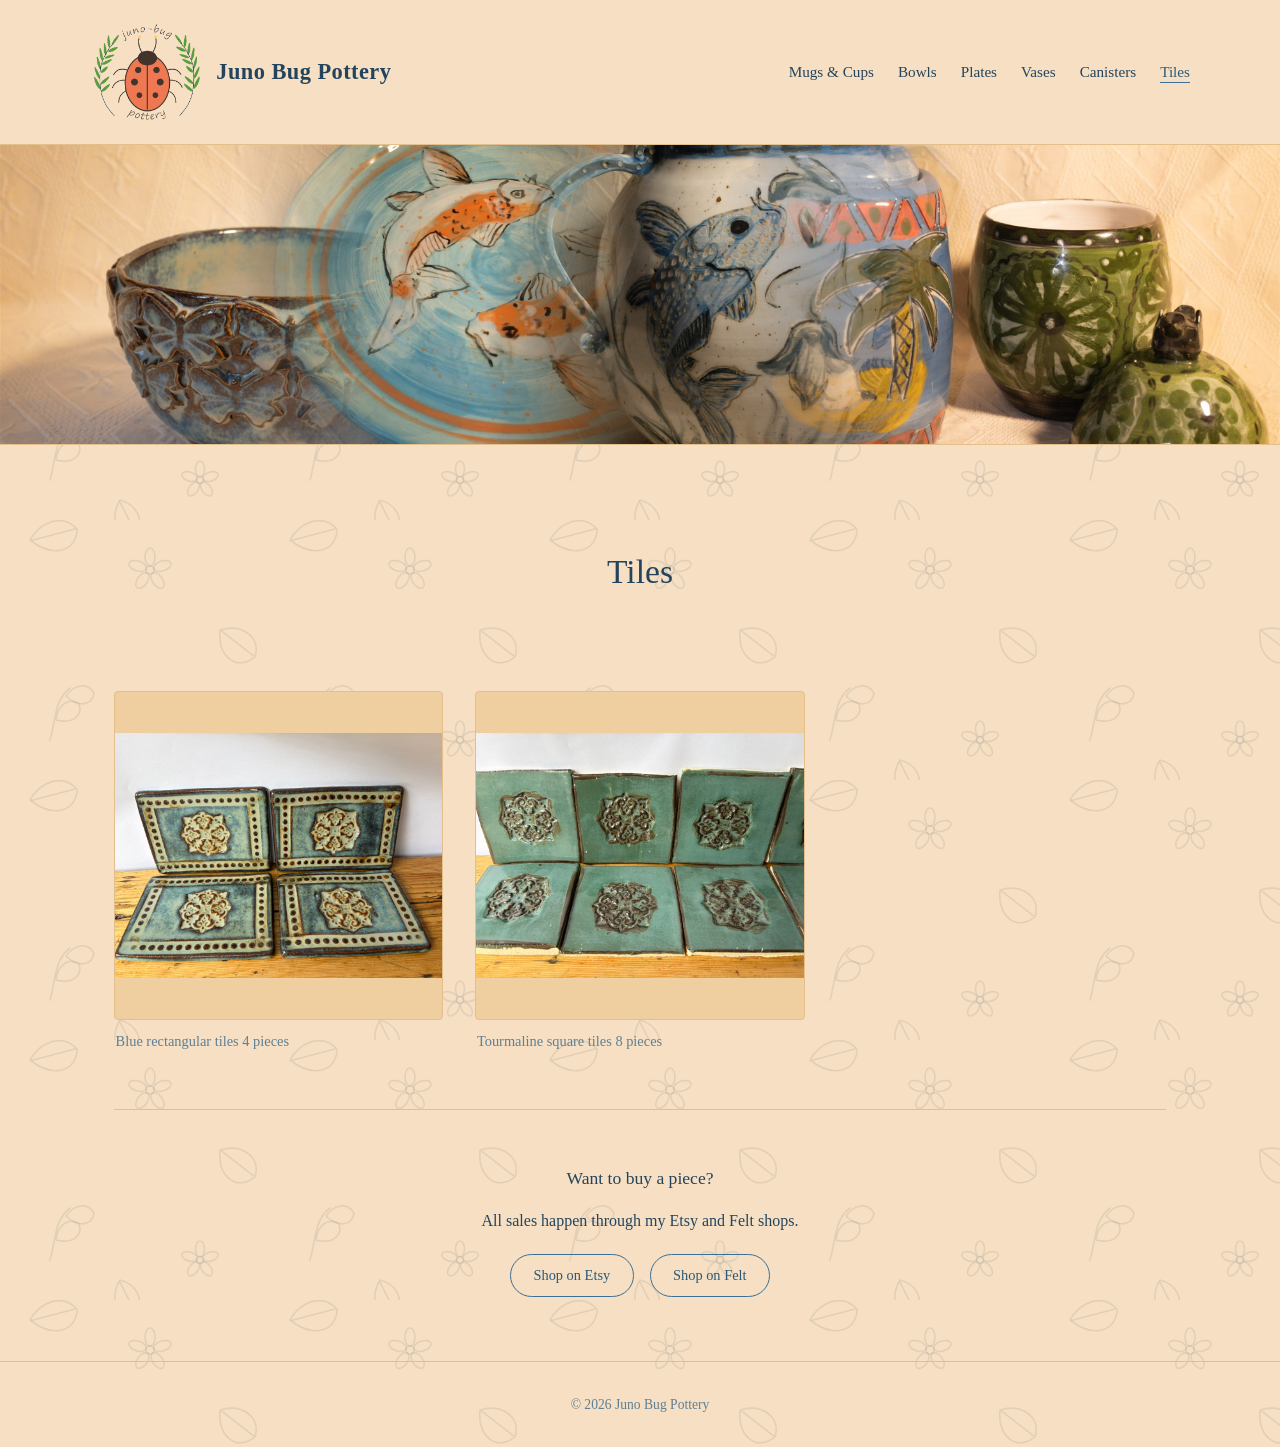
<file: tiles.html>
<!DOCTYPE html>
<html lang="en">
<head>
<meta charset="UTF-8">
<meta name="viewport" content="width=device-width, initial-scale=1.0">
<title>Tiles — Juno Bug Pottery</title>
<link rel="stylesheet" href="css/style.css">
</head>
<body>

<header class="site-header">
  <div class="wrap">
    <a class="site-title" href="index.html">
      <img class="site-logo" src="images/logo.png" alt="Juno Bug Pottery logo">
      Juno Bug Pottery
    </a>
    <nav class="site-nav">
      <ul>
        <li><a href="mugs-cups.html">Mugs &amp; Cups</a></li>
        <li><a href="bowls.html">Bowls</a></li>
        <li><a href="plates.html">Plates</a></li>
        <li><a href="vases.html">Vases</a></li>
        <li><a href="canisters.html">Canisters</a></li>
        <li><a class="active" href="tiles.html">Tiles</a></li>
      </ul>
    </nav>
  </div>
</header>

<div class="top-banner">
  <img class="banner-photo" src="images/bowls/blue-butterfly-bowl-1.jpeg" alt="Blue butterfly bowl">
  <img class="banner-photo" src="images/plates/teal-koi-plate.jpeg" alt="Teal koi plate">
  <img class="banner-photo" src="images/vases/blue-and-white-koi-vase-1.jpeg" alt="Blue and white koi vase">
  <img class="banner-photo" src="images/canisters/blue-palm-tree-dog-canister.jpeg" alt="Blue palm tree canister with dog finial">
</div>

<main>
  <section class="hero">
    <h1>Tiles</h1>
  </section>

  <!--
    HOW TO ADD A NEW PHOTO:
    1. Put the photo file in the images/tiles/ folder.
    2. Copy one whole <figure>...</figure> block below and paste it just before </div>.
    3. Change the src="..." to your new file name.
    4. Change the text inside <figcaption> to describe the piece.
    See WEBSITE-GUIDE.md for the full step-by-step with git commands.
  -->
  <div class="photo-grid">
    <figure>
      <img src="images/tiles/blue-rectangular-tiles-4-pieces.jpeg" alt="Blue rectangular tiles 4 pieces">
      <figcaption>Blue rectangular tiles 4 pieces</figcaption>
    </figure>
    <figure>
      <img src="images/tiles/tourmaline-square-tiles-8-pieces.jpeg" alt="Tourmaline square tiles 8 pieces">
      <figcaption>Tourmaline square tiles 8 pieces</figcaption>
    </figure>
  </div>

  <section class="shop-links">
    <h2>Want to buy a piece?</h2>
    <p>All sales happen through my Etsy and Felt shops.</p>
    <div class="button-row">
      <a class="btn" href="#" onclick="alert('This account is not yet active'); return false;">Shop on Etsy</a>
      <a class="btn" href="https://felt.co.nz/shop/junobugpottery" target="_blank" rel="noopener">Shop on Felt</a>
    </div>
  </section>
</main>

<footer class="site-footer">
  &copy; 2026 Juno Bug Pottery
</footer>

</body>
</html>
</file>
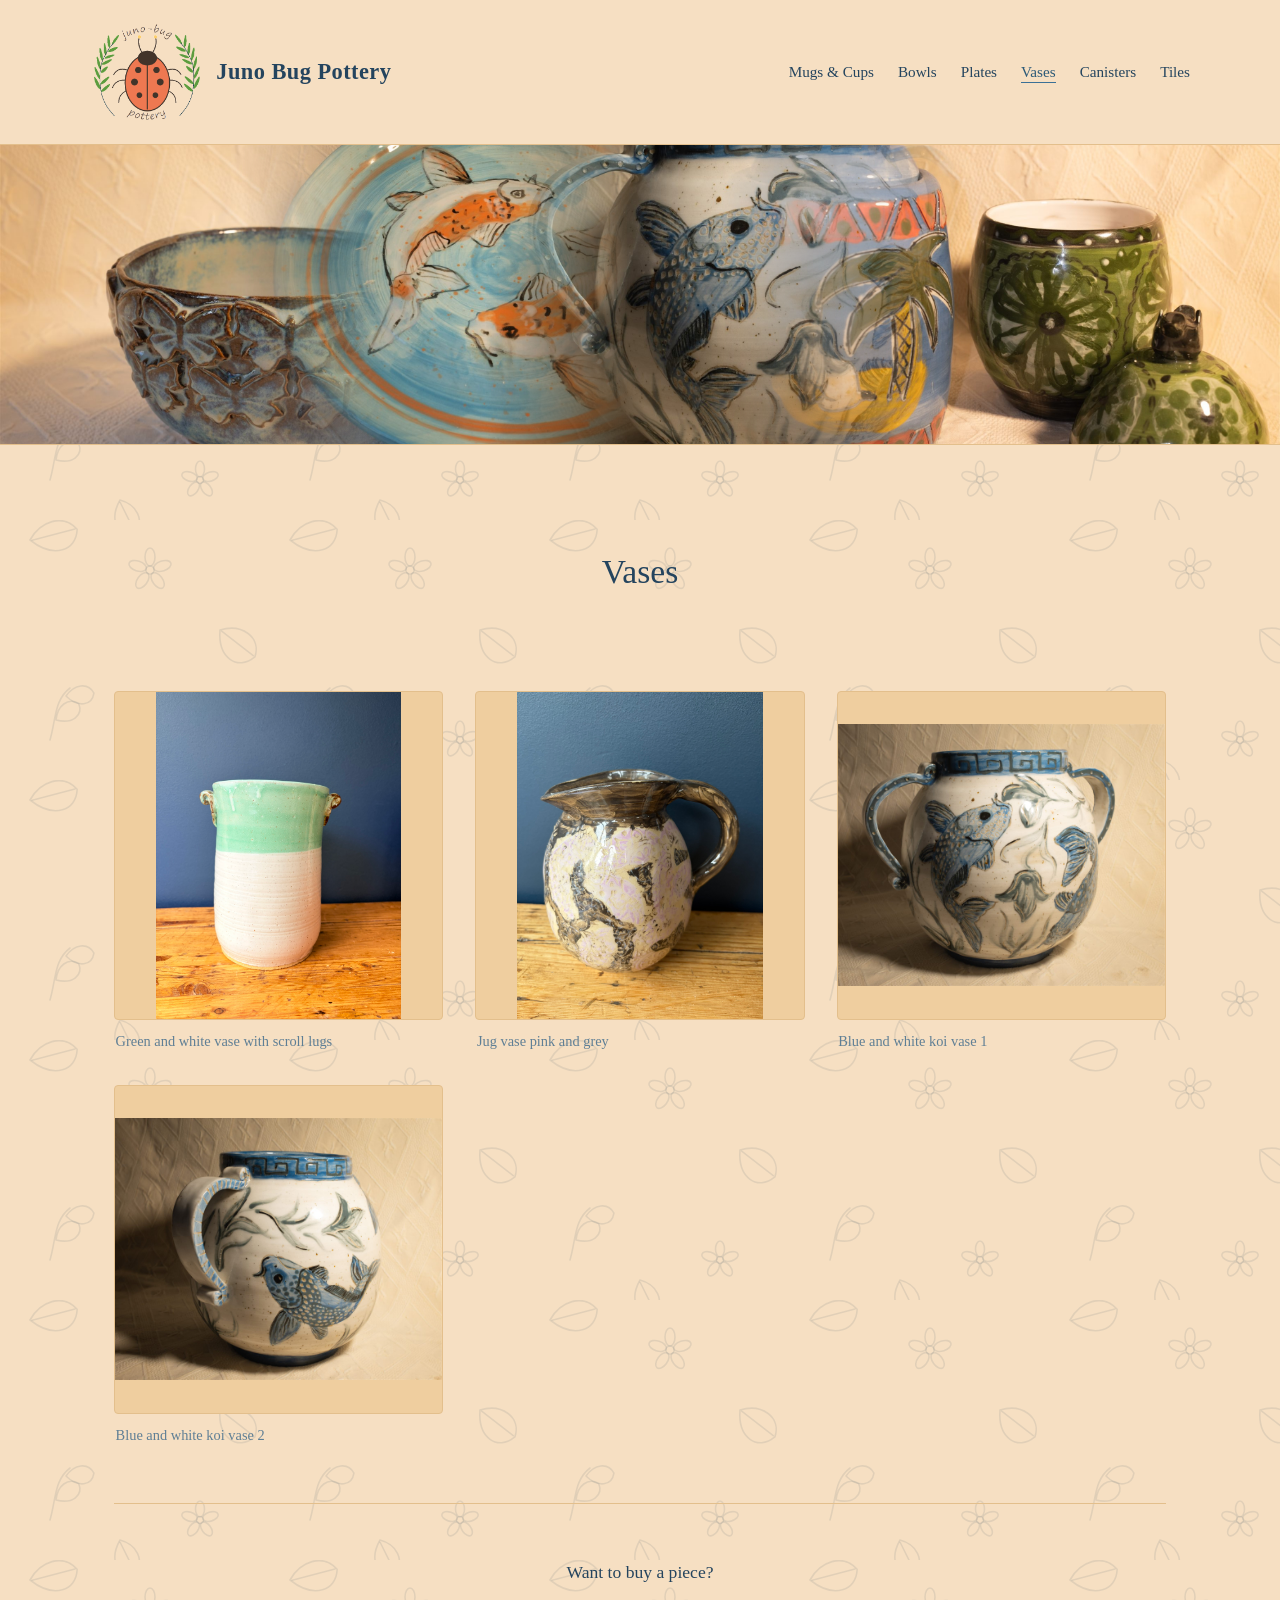
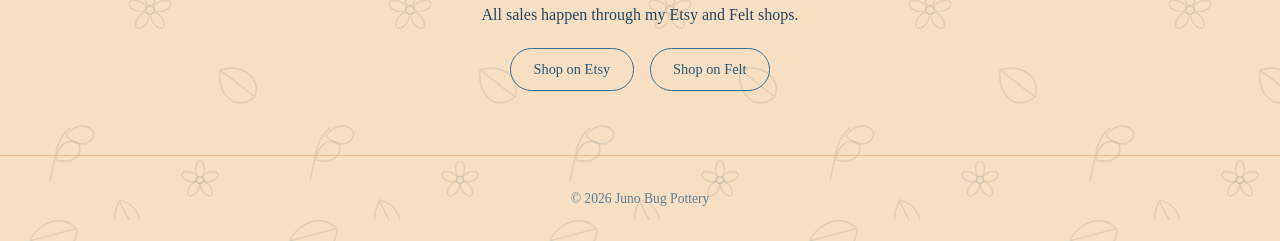
<file: vases.html>
<!DOCTYPE html>
<html lang="en">
<head>
<meta charset="UTF-8">
<meta name="viewport" content="width=device-width, initial-scale=1.0">
<title>Vases — Juno Bug Pottery</title>
<link rel="stylesheet" href="css/style.css">
</head>
<body>

<header class="site-header">
  <div class="wrap">
    <a class="site-title" href="index.html">
      <img class="site-logo" src="images/logo.png" alt="Juno Bug Pottery logo">
      Juno Bug Pottery
    </a>
    <nav class="site-nav">
      <ul>
        <li><a href="mugs-cups.html">Mugs &amp; Cups</a></li>
        <li><a href="bowls.html">Bowls</a></li>
        <li><a href="plates.html">Plates</a></li>
        <li><a class="active" href="vases.html">Vases</a></li>
        <li><a href="canisters.html">Canisters</a></li>
        <li><a href="tiles.html">Tiles</a></li>
      </ul>
    </nav>
  </div>
</header>

<div class="top-banner">
  <img class="banner-photo" src="images/bowls/blue-butterfly-bowl-1.jpeg" alt="Blue butterfly bowl">
  <img class="banner-photo" src="images/plates/teal-koi-plate.jpeg" alt="Teal koi plate">
  <img class="banner-photo" src="images/vases/blue-and-white-koi-vase-1.jpeg" alt="Blue and white koi vase">
  <img class="banner-photo" src="images/canisters/blue-palm-tree-dog-canister.jpeg" alt="Blue palm tree canister with dog finial">
</div>

<main>
  <section class="hero">
    <h1>Vases</h1>
  </section>

  <!--
    HOW TO ADD A NEW PHOTO:
    1. Put the photo file in the images/vases/ folder.
    2. Copy one whole <figure>...</figure> block below and paste it just before </div>.
    3. Change the src="..." to your new file name.
    4. Change the text inside <figcaption> to describe the piece.
    See WEBSITE-GUIDE.md for the full step-by-step with git commands.
  -->
  <div class="photo-grid">
    <figure>
      <img src="images/vases/green-and-white-vase-with-scroll-lugs.jpeg" alt="Green and white vase with scroll lugs">
      <figcaption>Green and white vase with scroll lugs</figcaption>
    </figure>
    <figure>
      <img src="images/vases/jug-vase-pink-and-grey.jpeg" alt="Jug vase pink and grey">
      <figcaption>Jug vase pink and grey</figcaption>
    </figure>
    <figure>
      <img src="images/vases/blue-and-white-koi-vase-1.jpeg" alt="Blue and white koi vase 1">
      <figcaption>Blue and white koi vase 1</figcaption>
    </figure>
    <figure>
      <img src="images/vases/blue-and-white-koi-vase-2.jpeg" alt="Blue and white koi vase 2">
      <figcaption>Blue and white koi vase 2</figcaption>
    </figure>
  </div>

  <section class="shop-links">
    <h2>Want to buy a piece?</h2>
    <p>All sales happen through my Etsy and Felt shops.</p>
    <div class="button-row">
      <a class="btn" href="#" onclick="alert('This account is not yet active'); return false;">Shop on Etsy</a>
      <a class="btn" href="https://felt.co.nz/shop/junobugpottery" target="_blank" rel="noopener">Shop on Felt</a>
    </div>
  </section>
</main>

<footer class="site-footer">
  &copy; 2026 Juno Bug Pottery
</footer>

</body>
</html>
</file>
<file: css/style.css>
/* Juno Bug Pottery — shared site styles
   Soft orange background with blue writing, kept deliberately plain and quiet. */

:root {
  --bg: #f6dfc2;
  --bg-soft: #efce9f;
  --ink: #24445e;
  --muted: #5f7f95;
  --accent: #3b7096;
  --accent-dark: #2b5977;
  --border: #e3bf8c;
  --max-width: 1100px;
}

* { box-sizing: border-box; }

body {
  margin: 0;
  font-family: Georgia, "Iowan Old Style", "Palatino Linotype", Palatino, serif;
  color: var(--ink);
  background-color: var(--bg);
  background-image: url("../images/pattern-leaves.svg");
  background-repeat: repeat;
  line-height: 1.6;
}

a { color: var(--accent-dark); }
a:hover { color: var(--accent); }

header.site-header {
  background: var(--bg);
  border-bottom: 1px solid var(--border);
  padding: 1.25rem 1.5rem;
}

.site-header .wrap {
  max-width: var(--max-width);
  margin: 0 auto;
  display: flex;
  flex-wrap: wrap;
  align-items: center;
  justify-content: space-between;
  gap: 1rem;
}

.site-title {
  display: flex;
  align-items: center;
  gap: 0.75rem;
  font-size: 1.4rem;
  font-weight: 700;
  letter-spacing: 0.02em;
  color: var(--ink);
  text-decoration: none;
}

.site-title:hover { color: var(--accent-dark); }

.site-logo {
  height: 104px;
  width: auto;
  display: block;
}

.top-banner {
  width: 100%;
  height: 300px;
  overflow: hidden;
  border-bottom: 1px solid var(--border);
  position: relative;
  background: var(--bg-soft);
}

.top-banner .banner-photo {
  position: absolute;
  top: 0;
  height: 100%;
  width: 44%;
  object-fit: cover;
  object-position: center;
  display: block;
}

.top-banner .banner-photo:nth-child(1) {
  left: 0%;
  -webkit-mask-image: linear-gradient(to right, black 55%, transparent 100%);
          mask-image: linear-gradient(to right, black 55%, transparent 100%);
}

.top-banner .banner-photo:nth-child(2) {
  left: 19%;
  -webkit-mask-image: linear-gradient(to right, transparent 0%, black 25%, black 75%, transparent 100%);
          mask-image: linear-gradient(to right, transparent 0%, black 25%, black 75%, transparent 100%);
}

.top-banner .banner-photo:nth-child(3) {
  left: 38%;
  -webkit-mask-image: linear-gradient(to right, transparent 0%, black 25%, black 75%, transparent 100%);
          mask-image: linear-gradient(to right, transparent 0%, black 25%, black 75%, transparent 100%);
}

.top-banner .banner-photo:nth-child(4) {
  left: 56%;
  width: 44%;
  -webkit-mask-image: linear-gradient(to right, transparent 0%, black 45%);
          mask-image: linear-gradient(to right, transparent 0%, black 45%);
}

nav.site-nav ul {
  list-style: none;
  display: flex;
  flex-wrap: wrap;
  gap: 1.5rem;
  margin: 0;
  padding: 0;
}

nav.site-nav a {
  color: var(--ink);
  text-decoration: none;
  font-size: 0.95rem;
  border-bottom: 1px solid transparent;
  padding-bottom: 2px;
}

nav.site-nav a:hover,
nav.site-nav a.active {
  color: var(--accent-dark);
  border-bottom-color: var(--accent);
}

main {
  max-width: var(--max-width);
  margin: 0 auto;
  padding: 3rem 1.5rem 4rem;
}

.hero {
  text-align: center;
  padding: 1.5rem 0 3rem;
}

.hero h1 {
  font-size: 2.1rem;
  font-weight: 400;
  margin-bottom: 0.75rem;
}

.hero p {
  color: var(--muted);
  max-width: 560px;
  margin: 0 auto;
}

.category-grid {
  display: grid;
  grid-template-columns: repeat(auto-fit, minmax(200px, 1fr));
  gap: 1.25rem;
  margin-top: 2rem;
}

.category-card {
  display: block;
  border: 1px solid var(--border);
  border-radius: 4px;
  padding: 1.75rem 1rem;
  text-align: center;
  text-decoration: none;
  color: var(--ink);
  transition: border-color 0.15s ease, color 0.15s ease, filter 0.15s ease;
}

.category-card:hover {
  border-color: var(--accent);
  color: var(--accent-dark);
  filter: brightness(0.97);
}

/* faint autumn gradients, a different pairing per category */
.cat-mugs      { background: linear-gradient(135deg, #f3e2c2, #d7e2b6); }
.cat-bowls     { background: linear-gradient(135deg, #f2d8ce, #d8c1a6); }
.cat-plates    { background: linear-gradient(135deg, #f5e3b3, #e8c3a1); }
.cat-vases     { background: linear-gradient(135deg, #ecc9ac, #e3c5cf); }
.cat-canisters { background: linear-gradient(135deg, #dfe3ba, #f0dea7); }
.cat-tiles     { background: linear-gradient(135deg, #e3cdb3, #f2d6ad); }

.category-card h2 {
  margin: 0;
  font-size: 1.05rem;
  font-weight: 400;
}

.photo-grid {
  display: grid;
  grid-template-columns: repeat(auto-fill, minmax(240px, 1fr));
  gap: 2rem;
  margin-top: 2rem;
}

.photo-grid figure {
  margin: 0;
  background: transparent;
}

.photo-grid img {
  width: 100%;
  aspect-ratio: 1 / 1;
  object-fit: contain;
  display: block;
  background: var(--bg-soft);
  border: 1px solid var(--border);
  border-radius: 4px;
}

.photo-grid figcaption {
  padding: 0.6rem 0.1rem 0;
  font-size: 0.9rem;
  color: var(--muted);
}

.shop-links {
  margin-top: 3.5rem;
  padding-top: 2.5rem;
  border-top: 1px solid var(--border);
  text-align: center;
}

.shop-links h2 {
  font-size: 1.1rem;
  font-weight: 400;
}

.button-row {
  display: flex;
  justify-content: center;
  gap: 1rem;
  flex-wrap: wrap;
  margin-top: 1.25rem;
}

.btn {
  display: inline-block;
  padding: 0.55rem 1.4rem;
  border-radius: 999px;
  border: 1px solid var(--accent);
  background: transparent;
  color: var(--accent-dark);
  text-decoration: none;
  font-size: 0.9rem;
  transition: background 0.15s ease, color 0.15s ease;
}

.btn:hover {
  background: var(--accent);
  color: var(--bg);
}

footer.site-footer {
  text-align: center;
  padding: 2rem 1.5rem;
  border-top: 1px solid var(--border);
  color: var(--muted);
  font-size: 0.85rem;
}
</file>
